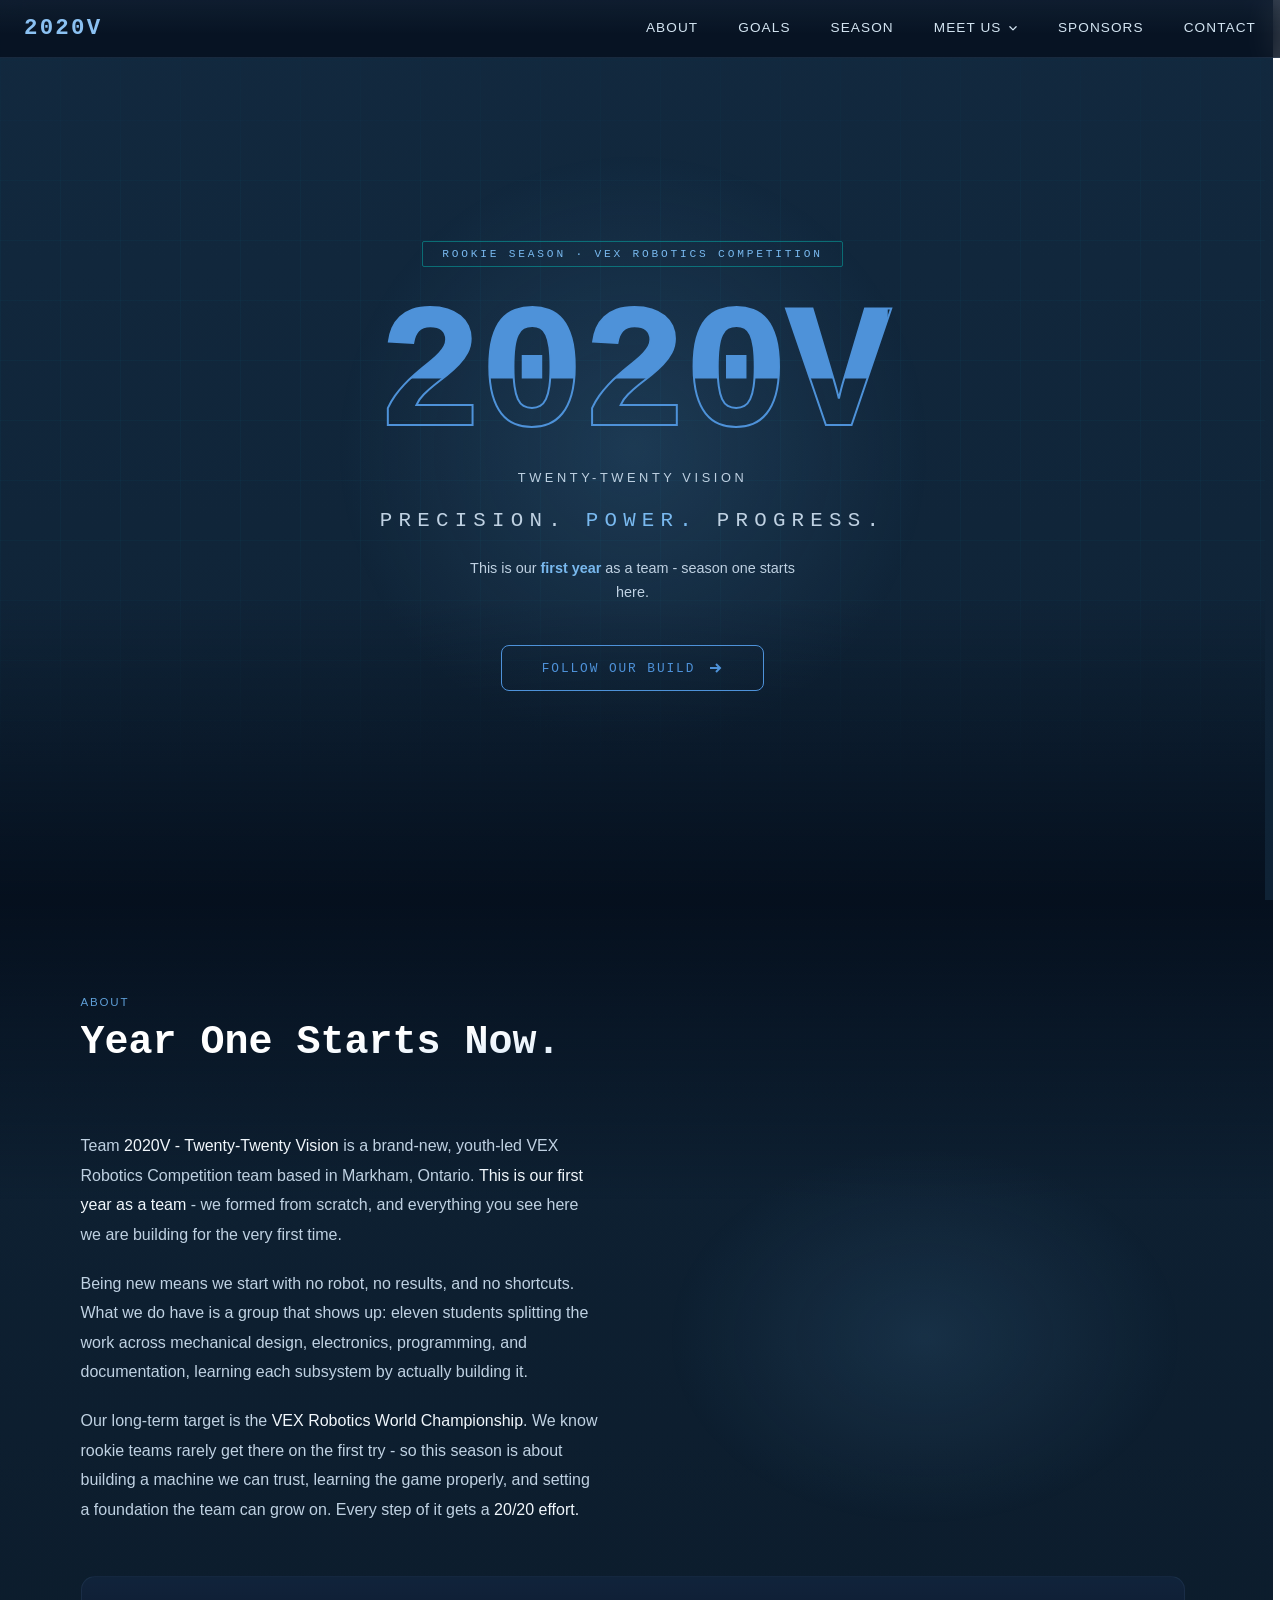
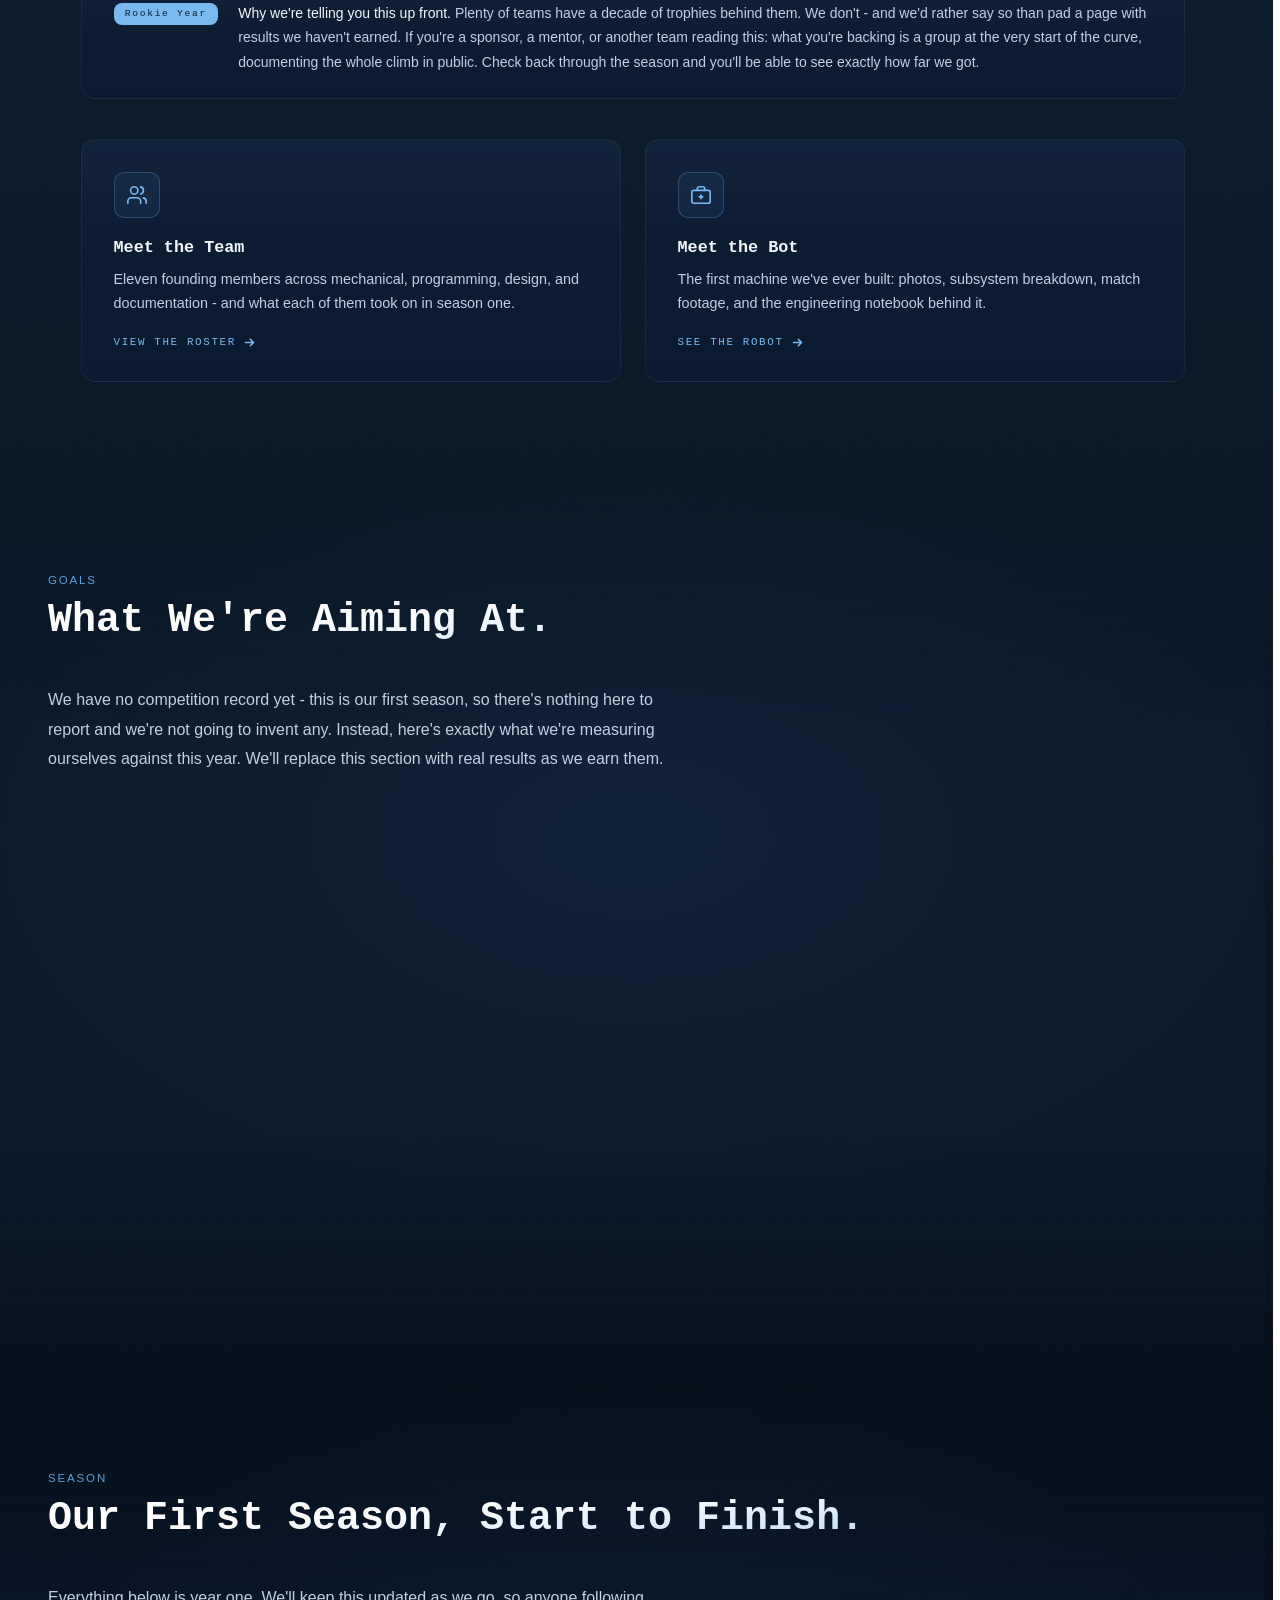
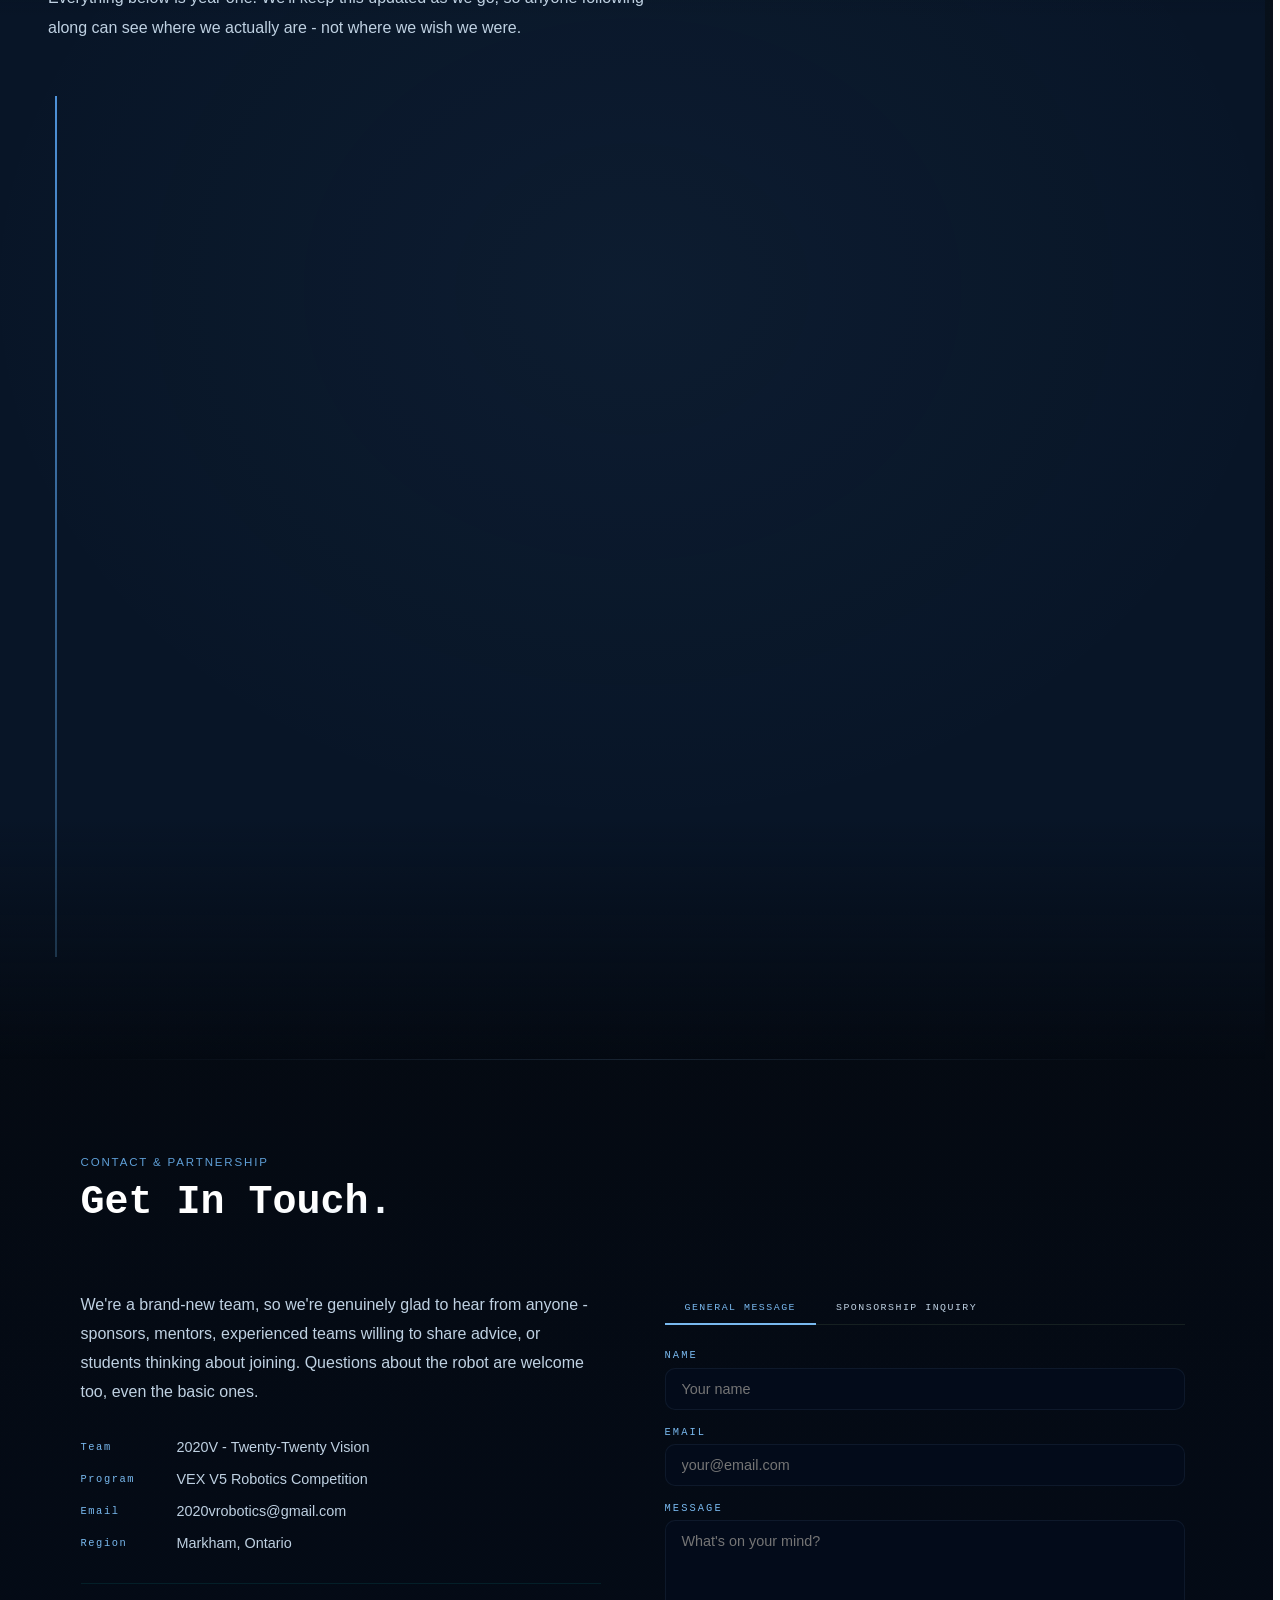
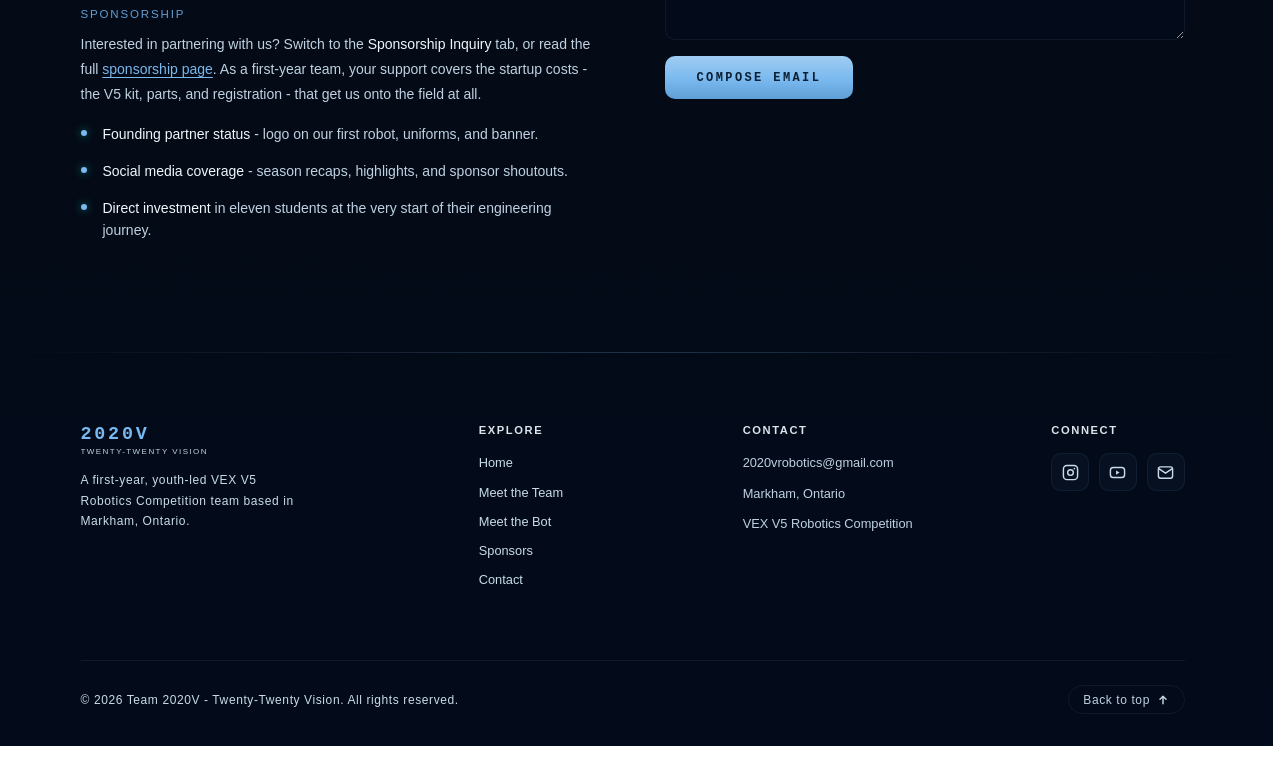
<file: index.html>
<!DOCTYPE html>
<html lang="en">
<head>
<meta charset="UTF-8">
<meta name="viewport" content="width=device-width, initial-scale=1.0">

<!-- ════════════════════════════════════════════════════════════════════════
     CONTENT SECURITY POLICY

     Everything the page is allowed to load or run, listed explicitly.
     Anything not named here is refused by the browser, so markup injected
     into the page cannot fetch a script, phone home, or execute.

     default-src 'none'   deny by default; each capability is re-granted below
     script-src           only files from this origin, plus ONE inline script
                          allowed by hash (see the note on it further down).
                          No 'unsafe-inline' - this is the whole point: an
                          injected <script> or onclick= will not run.
     style-src            our stylesheets + Google Fonts' stylesheet.
                          'unsafe-inline' is NOT granted; nothing needs it.
     font-src             the font files Google Fonts' stylesheet points at
     img-src              our images, plus data: for the inline SVG favicon
     frame-src            only the YouTube embed (currently commented out in
                          the Robot view - this is here so it works when
                          enabled, without loosening anything else)
     form-action 'none'   the forms are handled entirely in JS and never post
                          anywhere; this guarantees no data can be sent to a
                          third party even if the markup were tampered with
     base-uri 'none'      blocks an injected <base> from re-pointing every
                          relative URL on the page at another server
     object-src 'none'    no Flash/applets/embeds, ever
     connect-src 'none'   the page makes no fetch/XHR/WebSocket calls at all

     NOTE: frame-ancestors (anti-clickjacking) is deliberately absent - it is
     ignored in a <meta> policy and only works as a real HTTP header. It is
     set in the _headers file instead; see SECURITY.md.
     ════════════════════════════════════════════════════════════════════════ -->
<meta http-equiv="Content-Security-Policy" content="
  default-src 'none';
  script-src 'self' 'sha256-/x7W7R75k8Roq0WaVRQX9blP4OufE5xbAdzklGxsgpw=';
  style-src 'self' https://fonts.googleapis.com;
  font-src https://fonts.gstatic.com;
  img-src 'self' data:;
  frame-src https://www.youtube-nocookie.com;
  form-action 'none';
  base-uri 'none';
  object-src 'none';
  connect-src 'none';
">

<!-- Don't leak the page URL to sites the visitor clicks through to. -->
<meta name="referrer" content="strict-origin-when-cross-origin">

<title>2020V - Twenty-Twenty Vision | Rookie VEX Robotics Team</title>
<meta name="description" content="Team 2020V (Twenty-Twenty Vision) is a brand-new, youth-led VEX V5 Robotics Competition team from Markham, Ontario. This is our rookie season - follow the build from day one, and help us get to the field.">
<meta name="theme-color" content="#102A43">

<!-- Social sharing (Open Graph / Twitter) -->
<!-- TODO: replace og:url with your real domain once deployed, and add og-image.jpg (1200x630) to this folder -->
<meta property="og:type" content="website">
<meta property="og:site_name" content="Team 2020V">
<meta property="og:title" content="2020V - Rookie Season | VEX Robotics">
<meta property="og:description" content="A brand-new VEX V5 Robotics Competition team from Markham, Ontario. Season one starts now. Precision. Power. Progress.">
<meta property="og:url" content="https://example.com/">
<meta property="og:image" content="og-image.jpg">
<meta property="og:image:width" content="1200">
<meta property="og:image:height" content="630">
<meta name="twitter:card" content="summary_large_image">
<meta name="twitter:title" content="2020V - Rookie Season | VEX Robotics">
<meta name="twitter:description" content="A brand-new VEX V5 Robotics Competition team from Markham, Ontario. Season one starts now.">
<meta name="twitter:image" content="og-image.jpg">

<!-- Favicon: inline SVG, no extra file needed -->
<link rel="icon" href="data:image/svg+xml,%3Csvg xmlns='http://www.w3.org/2000/svg' viewBox='0 0 64 64'%3E%3Crect width='64' height='64' rx='12' fill='%23102A43'/%3E%3Ctext x='32' y='43' font-family='Verdana,sans-serif' font-size='30' font-weight='bold' fill='%2300B8D4' text-anchor='middle'%3E20%3C/text%3E%3C/svg%3E">

<link rel="preconnect" href="https://fonts.googleapis.com">
<link rel="preconnect" href="https://fonts.gstatic.com" crossorigin>
<link rel="preload" as="style" href="https://fonts.googleapis.com/css2?family=Orbitron:wght@400;700;900&family=Inter:wght@300;400;500;600&display=swap">
<link href="https://fonts.googleapis.com/css2?family=Orbitron:wght@400;700;900&family=Inter:wght@300;400;500;600&display=swap" rel="stylesheet">

<script type="application/ld+json">
{
  "@context": "https://schema.org",
  "@type": "SportsTeam",
  "name": "2020V - Twenty-Twenty Vision",
  "alternateName": "2020V",
  "sport": "Robotics",
  "url": "https://example.com/",
  "email": "2020vrobotics@gmail.com",
  "foundingDate": "2026",
  "description": "A first-year, youth-led VEX V5 Robotics Competition team based in Markham, Ontario.",
  "memberOf": {
    "@type": "Organization",
    "name": "VEX Robotics Competition"
  },
  "location": {
    "@type": "Place",
    "address": {
      "@type": "PostalAddress",
      "addressLocality": "Markham",
      "addressRegion": "ON",
      "addressCountry": "CA"
    }
  },
  "sameAs": [
    "https://www.instagram.com/2020vrobotics/",
    "https://www.youtube.com/@TwentyTwentyVisionRobotics"
  ]
}
</script>
<!-- The ONE inline script on the page. It must stay inline and run before the
     stylesheet is applied, otherwise scroll-revealed sections flash visible
     before JS hides them. It is allowed by the sha256 hash in the CSP above
     rather than by 'unsafe-inline'.

     ⚠ IF YOU EDIT THIS LINE - even one character - regenerate the hash or the
     script will be blocked and the page will render with everything visible:

       printf "%s" "document.documentElement.classList.add('js');" \
         | openssl dgst -sha256 -binary | openssl base64
-->
<script>document.documentElement.classList.add('js');</script>
<link rel="stylesheet" href="styles.css">
<link rel="stylesheet" href="theme.css">
</head>

<!-- ════════════════════════════════════════════════════════════════════════
     SINGLE-FILE BUILD

     The Home, Meet the Team, Meet the Bot and Sponsors pages are merged into
     this one file. Each is a <div class="view"> below; router.js shows one
     at a time based on the URL hash (#home, #team, #bot, #sponsors), so the
     Meet Us dropdown swaps views without a page load.

     Contact and the footer sit OUTSIDE the views, after them - rendered
     once and visible under whichever view is active.

     IMPORTANT: no element may carry an id equal to a route name
     (home / team / bot / sponsors). The router resolves those hashes to
     views, and a matching element id would make the section anchors and the
     view routes fight over the same hash.
     ════════════════════════════════════════════════════════════════════════ -->
<body>

<a class="skip-link" href="#main">Skip to content</a>

<!-- NAV -->
<nav>
  <a class="nav-logo" href="#home">2020V</a>
  <ul class="nav-links">
    <li><a href="#about">About</a></li>
    <li><a href="#achievements">Goals</a></li>
    <li><a href="#season">Season</a></li>
    <li class="nav-drop">
      <button class="nav-drop-toggle" id="meet-toggle" aria-expanded="false" aria-haspopup="true" aria-controls="meet-menu">
        Meet Us
        <svg class="nav-drop-chevron" viewBox="0 0 16 16" fill="none" stroke="currentColor" stroke-width="2" stroke-linecap="round" stroke-linejoin="round" aria-hidden="true">
          <path d="M3 6l5 5 5-5"/>
        </svg>
      </button>
      <div class="nav-drop-menu" id="meet-menu" role="menu" aria-labelledby="meet-toggle">
        <div class="nav-drop-inner">
          <a class="nav-drop-item" href="#team" role="menuitem">
            <span class="nav-drop-icon">
              <svg viewBox="0 0 24 24" fill="none" stroke="currentColor" stroke-width="2" stroke-linecap="round" stroke-linejoin="round" aria-hidden="true">
                <path d="M16 21v-2a4 4 0 0 0-4-4H6a4 4 0 0 0-4 4v2"/><circle cx="9" cy="7" r="4"/><path d="M22 21v-2a4 4 0 0 0-3-3.87"/><path d="M16 3.13a4 4 0 0 1 0 7.75"/>
              </svg>
            </span>
            <span>
              <span class="nav-drop-label">Meet the Team</span>
              <span class="nav-drop-desc">The eleven founding members and their roles.</span>
            </span>
          </a>
          <a class="nav-drop-item" href="#bot" role="menuitem">
            <span class="nav-drop-icon">
              <svg viewBox="0 0 24 24" fill="none" stroke="currentColor" stroke-width="2" stroke-linecap="round" stroke-linejoin="round" aria-hidden="true">
                <rect x="2" y="7" width="20" height="14" rx="2"/><path d="M16 7V5a2 2 0 0 0-2-2h-4a2 2 0 0 0-2 2v2"/><line x1="12" y1="12" x2="12" y2="16"/><line x1="10" y1="14" x2="14" y2="14"/>
              </svg>
            </span>
            <span>
              <span class="nav-drop-label">Meet the Bot</span>
              <span class="nav-drop-desc">Our first robot, gallery, and match footage.</span>
            </span>
          </a>
        </div>
      </div>
    </li>
    <li><a href="#sponsors">Sponsors</a></li>
    <li><a href="#contact">Contact</a></li>
  </ul>

  <button class="nav-toggle" id="nav-toggle" aria-label="Open navigation menu" aria-expanded="false" aria-controls="nav-panel">
    <span></span><span></span><span></span>
  </button>

  <div class="nav-panel" id="nav-panel">
    <a href="#about">About</a>
    <a href="#achievements">Goals</a>
    <a href="#season">Season</a>
    <div class="nav-panel-caption">Meet Us</div>
    <a class="nav-panel-sub" href="#team">Meet the Team</a>
    <a class="nav-panel-sub" href="#bot">Meet the Bot</a>
    <div class="nav-panel-caption">More</div>
    <a href="#sponsors">Sponsors</a>
    <a href="#contact">Contact</a>
  </div>
</nav>

<main id="main">

<!-- ══════════════════════════════════════════════════════════════════════
     VIEW: HOME  (#home)  - hero, about, goals, season
     ══════════════════════════════════════════════════════════════════════ -->
<div class="view is-active" id="view-home">

  <!-- HERO -->
  <div class="hero">
    <div class="hero-grid"></div>
    <div class="hero-glow"></div>
    <div class="hero-content">
      <div class="hero-tag">Rookie Season · VEX Robotics Competition</div>
      <h1 class="hero-number" aria-label="2020V - Twenty-Twenty Vision">2020V</h1>
      <div class="hero-subtitle">Twenty-Twenty Vision</div>
      <div class="hero-tagline">Precision. <span>Power.</span> Progress.</div>
      <p class="hero-rookie">This is our <strong>first year</strong> as a team - season one starts here.</p>
      <a class="hero-cta" href="#about">
        Follow Our Build
        <svg viewBox="0 0 16 16" fill="none" stroke="currentColor" stroke-width="2">
          <path d="M3 8h10M9 4l4 4-4 4"/>
        </svg>
      </a>
    </div>
  </div>

  <!-- ABOUT -->
  <section id="about">
    <div class="section-label">About</div>
    <h2 class="section-title">Year One Starts Now.</h2>
    <div class="section-rule"></div>
    <div class="about-grid">
      <div class="about-text">
        <p>Team <strong>2020V - Twenty-Twenty Vision</strong> is a brand-new, youth-led VEX Robotics Competition team based in Markham, Ontario. <strong>This is our first year as a team</strong> - we formed from scratch, and everything you see here we are building for the very first time.</p>
        <p>Being new means we start with no robot, no results, and no shortcuts. What we do have is a group that shows up: eleven students splitting the work across mechanical design, electronics, programming, and documentation, learning each subsystem by actually building it.</p>
        <p>Our long-term target is the <strong>VEX Robotics World Championship</strong>. We know rookie teams rarely get there on the first try - so this season is about building a machine we can trust, learning the game properly, and setting a foundation the team can grow on. Every step of it gets a <strong>20/20 effort.</strong></p>
      </div>
      <div class="stats-grid">
        <div class="stat-cell">
          <span class="stat-number">1st</span>
          <div class="stat-label">Season Competing</div>
        </div>
        <div class="stat-cell">
          <span class="stat-number">11</span>
          <div class="stat-label">Team Members</div>
        </div>
        <div class="stat-cell">
          <span class="stat-number">0</span>
          <div class="stat-label">Shortcuts Taken</div>
        </div>
        <div class="stat-cell">
          <span class="stat-number">∞</span>
          <div class="stat-label">Hours Ahead</div>
        </div>
      </div>
    </div>

    <div class="rookie-note">
      <span class="rookie-note-icon">Rookie Year</span>
      <p><strong>Why we're telling you this up front.</strong> Plenty of teams have a decade of trophies behind them. We don't - and we'd rather say so than pad a page with results we haven't earned. If you're a sponsor, a mentor, or another team reading this: what you're backing is a group at the very start of the curve, documenting the whole climb in public. Check back through the season and you'll be able to see exactly how far we got.</p>
    </div>

    <!-- The two Meet Us destinations, repeated as cards for anyone who
         scrolls rather than using the nav dropdown. -->
    <div class="meet-cards">
      <a class="meet-card" href="#team">
        <div class="meet-card-icon">
          <svg viewBox="0 0 24 24" fill="none" stroke="currentColor" stroke-width="1.8" stroke-linecap="round" stroke-linejoin="round" aria-hidden="true">
            <path d="M16 21v-2a4 4 0 0 0-4-4H6a4 4 0 0 0-4 4v2"/><circle cx="9" cy="7" r="4"/><path d="M22 21v-2a4 4 0 0 0-3-3.87"/><path d="M16 3.13a4 4 0 0 1 0 7.75"/>
          </svg>
        </div>
        <div class="meet-card-title">Meet the Team</div>
        <p class="meet-card-desc">Eleven founding members across mechanical, programming, design, and documentation - and what each of them took on in season one.</p>
        <span class="meet-card-more">
          View the roster
          <svg viewBox="0 0 16 16" fill="none" stroke="currentColor" stroke-width="2" stroke-linecap="round" stroke-linejoin="round" aria-hidden="true"><path d="M3 8h10M9 4l4 4-4 4"/></svg>
        </span>
      </a>
      <a class="meet-card" href="#bot">
        <div class="meet-card-icon">
          <svg viewBox="0 0 24 24" fill="none" stroke="currentColor" stroke-width="1.8" stroke-linecap="round" stroke-linejoin="round" aria-hidden="true">
            <rect x="2" y="7" width="20" height="14" rx="2"/><path d="M16 7V5a2 2 0 0 0-2-2h-4a2 2 0 0 0-2 2v2"/><line x1="12" y1="12" x2="12" y2="16"/><line x1="10" y1="14" x2="14" y2="14"/>
          </svg>
        </div>
        <div class="meet-card-title">Meet the Bot</div>
        <p class="meet-card-desc">The first machine we've ever built: photos, subsystem breakdown, match footage, and the engineering notebook behind it.</p>
        <span class="meet-card-more">
          See the robot
          <svg viewBox="0 0 16 16" fill="none" stroke="currentColor" stroke-width="2" stroke-linecap="round" stroke-linejoin="round" aria-hidden="true"><path d="M3 8h10M9 4l4 4-4 4"/></svg>
        </span>
      </a>
    </div>
  </section>

  <!-- GOALS -->
  <div class="achievements-section" id="achievements">
    <div class="achievements-inner">
      <div class="section-label">Goals</div>
      <h2 class="section-title">What We're Aiming At.</h2>
      <div class="section-rule"></div>
      <p class="section-intro">We have no competition record yet - this is our first season, so there's nothing here to report and we're not going to invent any. Instead, here's exactly what we're measuring ourselves against this year. We'll replace this section with real results as we earn them.</p>

      <!-- Once you have actual results, swap these goal rows for achievement rows:
           use badge-gold / badge-silver and a real event name + year. -->
      <div class="achievements-list">
        <div class="achievement-row">
          <div class="achievement-year">Goal 01</div>
          <div>
            <div class="achievement-name">Compete in our first official tournament</div>
            <div class="achievement-event">A complete, inspection-passing robot on the field</div>
          </div>
          <div class="achievement-badge badge-goal">Core</div>
        </div>
        <div class="achievement-row">
          <div class="achievement-year">Goal 02</div>
          <div>
            <div class="achievement-name">Score a working autonomous routine</div>
            <div class="achievement-event">Consistent points without driver input</div>
          </div>
          <div class="achievement-badge badge-goal">Core</div>
        </div>
        <div class="achievement-row">
          <div class="achievement-year">Goal 03</div>
          <div>
            <div class="achievement-name">Submit a complete engineering notebook</div>
            <div class="achievement-event">Documented from the first day of the season</div>
          </div>
          <div class="achievement-badge badge-goal">Core</div>
        </div>
        <div class="achievement-row">
          <div class="achievement-year">Goal 04</div>
          <div>
            <div class="achievement-name">Get picked for an elimination alliance</div>
            <div class="achievement-event">Be a robot other teams want to play with</div>
          </div>
          <div class="achievement-badge badge-stretch">Stretch</div>
        </div>
        <div class="achievement-row">
          <div class="achievement-year">Goal 05</div>
          <div>
            <div class="achievement-name">Qualify for the Provincial Championship</div>
            <div class="achievement-event">The realistic first step toward Worlds</div>
          </div>
          <div class="achievement-badge badge-stretch">Stretch</div>
        </div>
      </div>
    </div>
  </div>

  <!-- SEASON TIMELINE
       EDIT THESE: the dates and copy below are examples showing the intended
       shape. Replace with your real season milestones. Add class="upcoming"
       to a .timeline-item for events that haven't happened yet (dims the node),
       and swap the .timeline-flag text between "Complete" and "Upcoming". -->
  <div class="timeline-section" id="season">
    <div class="timeline-inner">
      <div class="section-label">Season</div>
      <h2 class="section-title">Our First Season, Start to Finish.</h2>
      <div class="section-rule"></div>
      <p class="section-intro">Everything below is year one. We'll keep this updated as we go, so anyone following along can see where we actually are - not where we wish we were.</p>

      <div class="timeline">
        <div class="timeline-item reveal">
          <div class="timeline-node"></div>
          <div class="timeline-date">Spring 2026</div>
          <div class="timeline-title">Team Formed<span class="timeline-flag done">Complete</span></div>
          <p class="timeline-desc">Eleven students, one team number, zero robots. We registered as 2020V, split into mechanical, programming, and documentation groups, and started learning the program.</p>
        </div>

        <div class="timeline-item reveal">
          <div class="timeline-node"></div>
          <div class="timeline-date">May 2026</div>
          <div class="timeline-title">Game Release &amp; Strategy<span class="timeline-flag done">Complete</span></div>
          <p class="timeline-desc">Our first-ever game reveal. We read the manual end to end, scored the strategy options, and picked a robot archetype we thought a rookie team could actually build well.</p>
        </div>

        <div class="timeline-item upcoming reveal">
          <div class="timeline-node"></div>
          <div class="timeline-date">Summer 2026</div>
          <div class="timeline-title">First Build<span class="timeline-flag">In Progress</span></div>
          <p class="timeline-desc">Prototyping subsystems for the first time. The drivetrain is running; intake and scoring are mid-iteration. Every version and every failure is going in the notebook.</p>
        </div>

        <div class="timeline-item upcoming reveal">
          <div class="timeline-node"></div>
          <div class="timeline-date">Fall 2026</div>
          <div class="timeline-title">Our First Competition<span class="timeline-flag">Upcoming</span></div>
          <p class="timeline-desc">The big one for a rookie team: pass inspection, play real matches, and find out how much of what we built survives contact with an actual field.</p>
        </div>

        <div class="timeline-item upcoming reveal">
          <div class="timeline-node"></div>
          <div class="timeline-date">Winter 2027</div>
          <div class="timeline-title">Provincial Championship<span class="timeline-flag">Stretch Goal</span></div>
          <p class="timeline-desc">Ontario provincials. Qualifying in a rookie season would be well ahead of where we expect to be - which is exactly why it's on the list.</p>
        </div>

        <div class="timeline-item upcoming reveal">
          <div class="timeline-node"></div>
          <div class="timeline-date">Beyond</div>
          <div class="timeline-title">The Long Game<span class="timeline-flag">Goal</span></div>
          <p class="timeline-desc">The VEX World Championship is where we want this to end up. Realistically that's a multi-season climb, and year one is about earning the experience to make it possible.</p>
        </div>
      </div>
    </div>
  </div>

</div><!-- /view-home -->


<!-- ══════════════════════════════════════════════════════════════════════
     VIEW: MEET THE TEAM  (#team)
     ══════════════════════════════════════════════════════════════════════ -->
<div class="view" id="view-team">

  <div class="page-hero">
    <div class="page-hero-grid"></div>
    <div class="page-hero-inner">
      <div class="page-hero-eyebrow">Meet Us · Part One</div>
      <h1 class="page-hero-title">Meet the <span>Team</span>.</h1>
      <p class="page-hero-lead">Eleven students, one rookie season, and no prior team to inherit anything from. Everyone below took on a real job in year one - mechanical, programming, design, drive team, or documentation - and learned it by doing it.</p>
      <a class="page-hero-switch" href="#bot">
        Looking for the robot instead? Meet the Bot
        <svg viewBox="0 0 16 16" fill="none" stroke="currentColor" stroke-width="2" stroke-linecap="round" stroke-linejoin="round" aria-hidden="true"><path d="M3 8h10M9 4l4 4-4 4"/></svg>
      </a>
    </div>
  </div>

  <section>
    <div class="section-label">Roster</div>
    <h2 class="section-title">The Founding Members.</h2>
    <div class="section-rule"></div>
    <p class="section-intro">Sorted alphabetically by last name. Each card shows the role they took on in our first season.</p>
    <div class="team-grid">

      <div class="member-card">
        <div class="member-photo-wrap">
          <img class="img-probe" src="images/aaron-sui.jpg" alt="Aaron Sui" width="600" height="600" loading="lazy" decoding="async">
          <div class="member-photo-placeholder">
            <div class="member-avatar">AS</div>
          </div>
        </div>
        <div class="member-info">
          <div class="member-name">Aaron Sui</div>
          <div class="member-role">Mechanical</div>
          <div class="member-grade">Founding Member</div>
          <p class="member-bio">Helps with mechanical assembly and build support across the season.</p>
        </div>
      </div>

      <div class="member-card">
        <div class="member-photo-wrap">
          <img class="img-probe" src="images/alexander-wang.jpg" alt="Alexander Wang" width="600" height="600" loading="lazy" decoding="async">
          <div class="member-photo-placeholder">
            <div class="member-avatar">AW</div>
          </div>
        </div>
        <div class="member-info">
          <div class="member-name">Alexander Wang</div>
          <div class="member-role">Mechanical</div>
          <div class="member-grade">Founding Member</div>
          <p class="member-bio">Works on mechanical fit, structure, and keeping the robot build moving forward.</p>
        </div>
      </div>

      <div class="member-card">
        <div class="member-photo-wrap">
          <img class="img-probe" src="images/anson-xiao.jpg" alt="Anson Xiao" width="600" height="600" loading="lazy" decoding="async">
          <div class="member-photo-placeholder">
            <div class="member-avatar">AX</div>
          </div>
        </div>
        <div class="member-info">
          <div class="member-name">Anson Xiao</div>
          <div class="member-role">Mechanical</div>
          <div class="member-grade">Founding Member</div>
          <p class="member-bio">Supports the mechanical side of the build and helps turn ideas into parts that work.</p>
        </div>
      </div>

      <div class="member-card">
        <div class="member-photo-wrap">
          <img class="img-probe" src="images/ann-xue.jpg" alt="Ann Xue" width="600" height="600" loading="lazy" decoding="async">
          <div class="member-photo-placeholder">
            <div class="member-avatar">AX</div>
          </div>
        </div>
        <div class="member-info">
          <div class="member-name">Ann Xue</div>
          <div class="member-role">Lead Media, Mechanical &amp; Inventory</div>
          <div class="member-grade">Founding Member</div>
          <p class="member-bio">Keeps track of parts, hardware, and the details that keep the build organized.</p>
        </div>
      </div>

      <div class="member-card">
        <div class="member-photo-wrap">
          <img class="img-probe" src="images/charlie-shao.jpg" alt="Charlie Shao" width="600" height="600" loading="lazy" decoding="async">
          <div class="member-photo-placeholder">
            <div class="member-avatar">CS</div>
          </div>
        </div>
        <div class="member-info">
          <div class="member-name">Charlie Shao</div>
          <div class="member-role">Lead Programmer</div>
          <div class="member-grade">Founding Member</div>
          <p class="member-bio">Leads software work, autonomous testing, and the code that drives the robot.</p>
        </div>
      </div>

      <div class="member-card">
        <div class="member-photo-wrap">
          <img class="img-probe" src="images/helios-zhang.jpg" alt="Helios Zhang" width="600" height="600" loading="lazy" decoding="async">
          <div class="member-photo-placeholder">
            <div class="member-avatar">HZ</div>
          </div>
        </div>
        <div class="member-info">
          <div class="member-name">Helios Zhang</div>
          <div class="member-role">Mechanical</div>
          <div class="member-grade">Founding Member</div>
          <p class="member-bio">Contributes to mechanical work and helps solve build problems as they show up.</p>
        </div>
      </div>

      <div class="member-card">
        <div class="member-photo-wrap">
          <img class="img-probe" src="images/justin-cao.jpg" alt="Justin Cao" width="600" height="600" loading="lazy" decoding="async">
          <div class="member-photo-placeholder">
            <div class="member-avatar">JC</div>
          </div>
        </div>
        <div class="member-info">
          <div class="member-name">Justin Cao</div>
          <div class="member-role">Lead Notebooker</div>
          <div class="member-grade">Founding Member</div>
          <p class="member-bio">Documents the season and keeps the engineering notebook organized from day one.</p>
        </div>
      </div>

      <div class="member-card">
        <div class="member-photo-wrap">
          <img class="img-probe" src="images/owen-xie.jpg" alt="Owen Xie" width="600" height="600" loading="lazy" decoding="async">
          <div class="member-photo-placeholder">
            <div class="member-avatar">OX</div>
          </div>
        </div>
        <div class="member-info">
          <div class="member-name">Owen Xie</div>
          <div class="member-role">Mechanical</div>
          <div class="member-grade">Founding Member</div>
          <p class="member-bio">Works on mechanical assembly and helps test and refine build ideas.</p>
        </div>
      </div>

      <div class="member-card">
        <div class="member-photo-wrap">
          <img class="img-probe" src="images/ryan-ni.jpg" alt="Ryan Ni" width="600" height="600" loading="lazy" decoding="async">
          <div class="member-photo-placeholder">
            <div class="member-avatar">RN</div>
          </div>
        </div>
        <div class="member-info">
          <div class="member-name">Ryan Ni</div>
          <div class="member-role">Lead Designer &amp; Mechanical</div>
          <div class="member-grade">Founding Member</div>
          <p class="member-bio">Bridges design and build work, helping shape the robot and how it comes together.</p>
        </div>
      </div>

      <div class="member-card">
        <div class="member-photo-wrap">
          <img class="img-probe" src="images/xuliang-sun.jpg" alt="Xuliang Sun" width="600" height="600" loading="lazy" decoding="async">
          <div class="member-photo-placeholder">
            <div class="member-avatar">XS</div>
          </div>
        </div>
        <div class="member-info">
          <div class="member-name">Xuliang Sun</div>
          <div class="member-role">Designer, Mechanical, Lead Drive Team</div>
          <div class="member-grade">Founding Member</div>
          <p class="member-bio">Works across design, mechanical, and driving so the robot and team stay coordinated.</p>
        </div>
      </div>

      <div class="member-card">
        <div class="member-photo-wrap">
          <img class="img-probe" src="images/zachary-liu.jpg" alt="Zachary Liu" width="600" height="600" loading="lazy" decoding="async">
          <div class="member-photo-placeholder">
            <div class="member-avatar">ZL</div>
          </div>
        </div>
        <div class="member-info">
          <div class="member-name">Zachary Liu</div>
          <div class="member-role">Mechanical</div>
          <div class="member-grade">Founding Member</div>
          <p class="member-bio">Supports the mechanical side of the build and helps keep the robot moving forward.</p>
        </div>
      </div>

    </div>

    <div class="meet-cards">
      <a class="meet-card" href="#bot">
        <div class="meet-card-icon">
          <svg viewBox="0 0 24 24" fill="none" stroke="currentColor" stroke-width="1.8" stroke-linecap="round" stroke-linejoin="round" aria-hidden="true">
            <rect x="2" y="7" width="20" height="14" rx="2"/><path d="M16 7V5a2 2 0 0 0-2-2h-4a2 2 0 0 0-2 2v2"/><line x1="12" y1="12" x2="12" y2="16"/><line x1="10" y1="14" x2="14" y2="14"/>
          </svg>
        </div>
        <div class="meet-card-title">Meet the Bot</div>
        <p class="meet-card-desc">See what this group actually built: photos, subsystems, match footage, and the engineering notebook.</p>
        <span class="meet-card-more">
          See the robot
          <svg viewBox="0 0 16 16" fill="none" stroke="currentColor" stroke-width="2" stroke-linecap="round" stroke-linejoin="round" aria-hidden="true"><path d="M3 8h10M9 4l4 4-4 4"/></svg>
        </span>
      </a>
      <a class="meet-card" href="#sponsors">
        <div class="meet-card-icon">
          <svg viewBox="0 0 24 24" fill="none" stroke="currentColor" stroke-width="1.8" stroke-linecap="round" stroke-linejoin="round" aria-hidden="true">
            <path d="M12 21s-7-4.5-9-9a5 5 0 0 1 9-3 5 5 0 0 1 9 3c-2 4.5-9 9-9 9z"/>
          </svg>
        </div>
        <div class="meet-card-title">Support the Team</div>
        <p class="meet-card-desc">Eleven students at the very start of their engineering journey. Founding partner spots are open.</p>
        <span class="meet-card-more">
          Sponsorship details
          <svg viewBox="0 0 16 16" fill="none" stroke="currentColor" stroke-width="2" stroke-linecap="round" stroke-linejoin="round" aria-hidden="true"><path d="M3 8h10M9 4l4 4-4 4"/></svg>
        </span>
      </a>
    </div>
  </section>

</div><!-- /view-team -->


<!-- ══════════════════════════════════════════════════════════════════════
     VIEW: MEET THE BOT  (#bot)
     ══════════════════════════════════════════════════════════════════════ -->
<div class="view" id="view-bot">

  <div class="page-hero">
    <div class="page-hero-grid"></div>
    <div class="page-hero-inner">
      <div class="page-hero-eyebrow">Meet Us · Part Two</div>
      <h1 class="page-hero-title">Meet the <span>Bot</span>.</h1>
      <p class="page-hero-lead">The first machine this team has ever built. Nothing here is inherited from a previous season - the drivetrain, the scoring mechanism, and the code are all first attempts, and we're documenting every revision as we go.</p>
      <a class="page-hero-switch" href="#team">
        Looking for the people instead? Meet the Team
        <svg viewBox="0 0 16 16" fill="none" stroke="currentColor" stroke-width="2" stroke-linecap="round" stroke-linejoin="round" aria-hidden="true"><path d="M3 8h10M9 4l4 4-4 4"/></svg>
      </a>
    </div>
  </div>

  <div class="robot-section">
    <div class="robot-inner">
      <div class="section-label">The Machine</div>
      <h2 class="section-title">Our First Robot.</h2>
      <div class="section-rule"></div>
      <!-- Robot image showcase -->
      <div class="robot-showcase">
        <div class="robot-img-wrap">
          <!-- Replace src with your robot photo path e.g. src="robot-main.jpg" -->
          <img src="images/robot-main.jpg" alt="Team 2020V Robot" class="img-probe" width="1200" height="900" loading="lazy" decoding="async">
          <div class="robot-img-placeholder">
            <svg viewBox="0 0 24 24" fill="none" stroke-width="1.2" stroke-linecap="round" stroke-linejoin="round">
              <rect x="2" y="7" width="20" height="14" rx="2"/><path d="M16 7V5a2 2 0 0 0-2-2h-4a2 2 0 0 0-2 2v2"/><line x1="12" y1="12" x2="12" y2="16"/><line x1="10" y1="14" x2="14" y2="14"/>
            </svg>
            2020V
          </div>
          <div class="robot-img-corner tl"></div>
          <div class="robot-img-corner tr"></div>
          <div class="robot-img-corner bl"></div>
          <div class="robot-img-corner br"></div>
        </div>

        <div class="robot-gallery">
          <!-- Add up to 4 additional robot photos below - replace src="" with your image paths -->
          <div class="robot-gallery-thumb">
            <img src="images/robot-1.jpg" alt="Robot detail 1" class="img-probe" width="800" height="800" loading="lazy" decoding="async">
            <div class="robot-img-placeholder" aria-hidden="true">
              <svg viewBox="0 0 24 24" fill="none" stroke-width="1.2" stroke-linecap="round" stroke-linejoin="round"><rect x="3" y="3" width="18" height="18" rx="2"/><circle cx="8.5" cy="8.5" r="1.5"/><polyline points="21 15 16 10 5 21"/></svg>
            </div>
          </div>
          <div class="robot-gallery-thumb">
            <img src="images/robot-2.jpg" alt="Robot detail 2" class="img-probe" width="800" height="800" loading="lazy" decoding="async">
            <div class="robot-img-placeholder" aria-hidden="true">
              <svg viewBox="0 0 24 24" fill="none" stroke-width="1.2" stroke-linecap="round" stroke-linejoin="round"><rect x="3" y="3" width="18" height="18" rx="2"/><circle cx="8.5" cy="8.5" r="1.5"/><polyline points="21 15 16 10 5 21"/></svg>
            </div>
          </div>
          <div class="robot-gallery-thumb">
            <img src="images/robot-3.jpg" alt="Robot detail 3" class="img-probe" width="800" height="800" loading="lazy" decoding="async">
            <div class="robot-img-placeholder" aria-hidden="true">
              <svg viewBox="0 0 24 24" fill="none" stroke-width="1.2" stroke-linecap="round" stroke-linejoin="round"><rect x="3" y="3" width="18" height="18" rx="2"/><circle cx="8.5" cy="8.5" r="1.5"/><polyline points="21 15 16 10 5 21"/></svg>
            </div>
          </div>
          <div class="robot-gallery-thumb">
            <img src="images/robot-4.jpg" alt="Robot detail 4" class="img-probe" width="800" height="800" loading="lazy" decoding="async">
            <div class="robot-img-placeholder" aria-hidden="true">
              <svg viewBox="0 0 24 24" fill="none" stroke-width="1.2" stroke-linecap="round" stroke-linejoin="round"><rect x="3" y="3" width="18" height="18" rx="2"/><circle cx="8.5" cy="8.5" r="1.5"/><polyline points="21 15 16 10 5 21"/></svg>
            </div>
          </div>
        </div>
      </div>

      <!-- MATCH VIDEO
           To go live: delete the .video-empty div below and uncomment the iframe,
           replacing YOUR_VIDEO_ID with the id from your YouTube URL
           (youtube.com/watch?v=YOUR_VIDEO_ID). -->
      <div class="video-frame reveal">
        <!--
        <iframe src="https://www.youtube-nocookie.com/embed/YOUR_VIDEO_ID"
                title="2020V competition match"
                allow="accelerometer; clipboard-write; encrypted-media; gyroscope; picture-in-picture"
                allowfullscreen loading="lazy"></iframe>
        -->
        <div class="video-empty">
          <div class="video-play">
            <svg viewBox="0 0 24 24" aria-hidden="true"><path d="M8 5v14l11-7z"/></svg>
          </div>
          Match footage coming soon
        </div>
      </div>

      <!-- Engineering notebook: replace href with your public notebook link
           (Google Drive, Notion, or a PDF in this folder) -->
      <div class="notebook-cta">
        <a class="btn-outline btn-outline--icon" href="#" target="_blank" rel="noopener noreferrer">
          <svg class="btn-icon" viewBox="0 0 16 16" fill="none" stroke="currentColor" stroke-width="2" stroke-linecap="round" stroke-linejoin="round" aria-hidden="true">
            <path d="M2 3h5a2 2 0 0 1 2 2v9a1.5 1.5 0 0 0-1.5-1.5H2zM14 3H9a2 2 0 0 0-2 2v9a1.5 1.5 0 0 1 1.5-1.5H14z"/>
          </svg>
          Read Our Engineering Notebook
        </a>
      </div>
    </div>
  </div>

  <section>
    <div class="meet-cards">
      <a class="meet-card" href="#team">
        <div class="meet-card-icon">
          <svg viewBox="0 0 24 24" fill="none" stroke="currentColor" stroke-width="1.8" stroke-linecap="round" stroke-linejoin="round" aria-hidden="true">
            <path d="M16 21v-2a4 4 0 0 0-4-4H6a4 4 0 0 0-4 4v2"/><circle cx="9" cy="7" r="4"/><path d="M22 21v-2a4 4 0 0 0-3-3.87"/><path d="M16 3.13a4 4 0 0 1 0 7.75"/>
          </svg>
        </div>
        <div class="meet-card-title">Meet the Team</div>
        <p class="meet-card-desc">The eleven people who designed, built, wired, and programmed everything on this page.</p>
        <span class="meet-card-more">
          View the roster
          <svg viewBox="0 0 16 16" fill="none" stroke="currentColor" stroke-width="2" stroke-linecap="round" stroke-linejoin="round" aria-hidden="true"><path d="M3 8h10M9 4l4 4-4 4"/></svg>
        </span>
      </a>
      <a class="meet-card" href="#sponsors">
        <div class="meet-card-icon">
          <svg viewBox="0 0 24 24" fill="none" stroke="currentColor" stroke-width="1.8" stroke-linecap="round" stroke-linejoin="round" aria-hidden="true">
            <path d="M12 21s-7-4.5-9-9a5 5 0 0 1 9-3 5 5 0 0 1 9 3c-2 4.5-9 9-9 9z"/>
          </svg>
        </div>
        <div class="meet-card-title">Put Your Logo On It</div>
        <p class="meet-card-desc">Founding partners get their logo on this exact robot and on our first competition banner.</p>
        <span class="meet-card-more">
          Sponsorship details
          <svg viewBox="0 0 16 16" fill="none" stroke="currentColor" stroke-width="2" stroke-linecap="round" stroke-linejoin="round" aria-hidden="true"><path d="M3 8h10M9 4l4 4-4 4"/></svg>
        </span>
      </a>
    </div>
  </section>

</div><!-- /view-bot -->


<!-- ══════════════════════════════════════════════════════════════════════
     VIEW: SPONSORS  (#sponsors)
     ══════════════════════════════════════════════════════════════════════ -->
<div class="view" id="view-sponsors">

  <div class="page-hero">
    <div class="page-hero-grid"></div>
    <div class="page-hero-inner">
      <div class="page-hero-eyebrow">Sponsorship</div>
      <h1 class="page-hero-title">Back a Team From <span>Day One</span>.</h1>
      <p class="page-hero-lead">2020V is a first-year team, and first-year teams are the ones that need help most. Every founding partner spot is still open - here's exactly what the money buys and what you get back.</p>
    </div>
  </div>

  <div class="sponsor-section">
    <div class="sponsor-inner">
      <div class="section-label">Why Us</div>
      <h2 class="section-title">What Your Support Builds.</h2>
      <div class="section-rule"></div>

      <div class="sponsor-intro">
        <div class="sponsor-intro-text">
          <p>Here's the honest version: <strong>2020V is a first-year team</strong>, and first-year teams are the ones that need help most. We're starting without the equipment, the spare parts, or the budget that established programs have built up over years. Every dollar at this stage goes straight into getting a competitive robot onto the field.</p>
          <p>What your sponsorship actually pays for: the <strong>V5 control system and motors</strong>, structural metal and spare parts, tournament registration fees, and travel to events. These are the startup costs that decide whether a rookie team gets a real season or a stalled one.</p>
          <p>In exchange you get in on the ground floor. Your logo goes on our very first robot and our first competition banner, and you'll be listed as a founding partner for as long as this team exists. We document everything publicly, so you'll be able to see precisely what your support built. Let's give it a <strong>20/20 effort.</strong></p>
        </div>
        <div class="sponsor-why-grid">
          <div class="sponsor-why-cell">
            <div class="sponsor-why-icon">FOUNDING</div>
            <div class="sponsor-why-title">Ground Floor</div>
            <p class="sponsor-why-desc">Be a founding partner of a brand-new team - logo on our first robot and first banner.</p>
          </div>
          <div class="sponsor-why-cell">
            <div class="sponsor-why-icon">STARTUP</div>
            <div class="sponsor-why-title">Real Startup Costs</div>
            <p class="sponsor-why-desc">Funds go to the V5 kit, parts, and registration fees - the things that get us on the field.</p>
          </div>
          <div class="sponsor-why-cell">
            <div class="sponsor-why-icon">STEM</div>
            <div class="sponsor-why-title">Talent Pipeline</div>
            <p class="sponsor-why-desc">Support eleven students learning engineering, coding, and design from the very beginning.</p>
          </div>
          <div class="sponsor-why-cell">
            <div class="sponsor-why-icon">OPEN BOOK</div>
            <div class="sponsor-why-title">Documented Publicly</div>
            <p class="sponsor-why-desc">Our notebook and season updates are public, so you can see exactly what your support built.</p>
          </div>
        </div>
      </div>

      <!-- SPONSOR LOGO WALL
           To add a real sponsor: drop the logo in a logos/ folder, then replace
           one .sponsor-slot-empty block with:
             <div class="sponsor-slot"><img src="logos/name.png" alt="Company Name"></div>
           Delete any leftover empty slots you don't want shown. -->
      <div class="sponsor-wall">
        <p class="tiers-heading">Founding Partners</p>
        <div class="sponsor-wall-grid">
          <div class="sponsor-slot sponsor-slot-empty reveal">
            <span class="plus">+</span>
            <span class="label">Founding partner spot</span>
          </div>
          <div class="sponsor-slot sponsor-slot-empty reveal">
            <span class="plus">+</span>
            <span class="label">Founding partner spot</span>
          </div>
          <div class="sponsor-slot sponsor-slot-empty reveal">
            <span class="plus">+</span>
            <span class="label">Founding partner spot</span>
          </div>
          <div class="sponsor-slot sponsor-slot-empty reveal">
            <span class="plus">+</span>
            <span class="label">Founding partner spot</span>
          </div>
        </div>
      </div>

      <!-- TIERS -->
      <p class="tiers-heading">Sponsorship Tiers</p>
      <div class="tiers-grid">

        <div class="tier-card tier-diamond">
          <div class="tier-header diamond">
            <span class="tier-name diamond">Diamond</span>
            <span class="tier-badge-label diamond">Elite</span>
          </div>
          <div class="tier-body">
            <span class="tier-price">$1000+</span>
            <div class="tier-perk"><span class="tier-perk-check">✓</span>All Gold perks</div>
            <div class="tier-perk"><span class="tier-perk-check">✓</span>Logo on uniforms</div>
            <div class="tier-perk"><span class="tier-perk-check">✓</span>VIP pit access at events</div>
            <div class="tier-perk"><span class="tier-perk-check">✓</span>Company spotlight on all channels</div>
            <div class="tier-perk"><span class="tier-perk-check">✓</span>Named title sponsorship option</div>
          </div>
        </div>

        <div class="tier-card tier-gold">
          <div class="tier-header gold">
            <span class="tier-name gold">Gold</span>
            <span class="tier-badge-label gold">Title Sponsor</span>
          </div>
          <div class="tier-body">
            <span class="tier-price">$500 - $1000</span>
            <div class="tier-perk"><span class="tier-perk-check">✓</span>All Silver perks</div>
            <div class="tier-perk"><span class="tier-perk-check">✓</span>Logo on uniforms</div>
            <div class="tier-perk"><span class="tier-perk-check">✓</span>VIP pit access at events</div>
            <div class="tier-perk"><span class="tier-perk-check">✓</span>Company spotlight on all channels</div>
            <div class="tier-perk"><span class="tier-perk-check">✓</span>Named title sponsorship option</div>
          </div>
        </div>

        <div class="tier-card">
          <div class="tier-header silver">
            <span class="tier-name silver">Silver</span>
            <span class="tier-badge-label silver">Partner</span>
          </div>
          <div class="tier-body">
            <span class="tier-price">$250 - $500</span>
            <div class="tier-perk"><span class="tier-perk-check">✓</span>All Bronze perks</div>
            <div class="tier-perk"><span class="tier-perk-check">✓</span>Logo on robot</div>
            <div class="tier-perk"><span class="tier-perk-check">✓</span>Featured sponsor post</div>
            <div class="tier-perk"><span class="tier-perk-check">✓</span>Certificate of appreciation</div>
          </div>
        </div>

        <div class="tier-card">
          <div class="tier-header bronze">
            <span class="tier-name bronze">Bronze</span>
            <span class="tier-badge-label bronze">Entry</span>
          </div>
          <div class="tier-body">
            <span class="tier-price">$100 - $250</span>
            <div class="tier-perk"><span class="tier-perk-check">✓</span>Logo on team banner</div>
            <div class="tier-perk"><span class="tier-perk-check">✓</span>Social media thank-you post</div>
            <div class="tier-perk"><span class="tier-perk-check">✓</span>Season update newsletter</div>
          </div>
        </div>

      </div>

      <!-- CTA BAR -->
      <div class="sponsor-cta">
        <div class="sponsor-cta-text">
          <h3>Be one of our first sponsors.</h3>
          <p>We're a first-year team looking for founding partners. Reach out and your logo goes on our very first robot.</p>
        </div>
        <div class="sponsor-cta-actions">
          <a class="btn-primary" href="#contact">Contact Us</a>
          <a class="btn-outline" href="mailto:2020vrobotics@gmail.com">Email Directly</a>
          <!-- RE-ENABLE once sponsorship-package.pdf exists in this folder.
               It currently 404s, so the button is commented out rather than
               sending sponsors to a dead link.
          <a class="btn-outline btn-outline--icon" href="sponsorship-package.pdf" target="_blank" rel="noopener noreferrer">
            <svg class="btn-icon" viewBox="0 0 16 16" fill="none" stroke="currentColor" stroke-width="2" stroke-linecap="round" stroke-linejoin="round">
              <path d="M6 2H3a1 1 0 0 0-1 1v10a1 1 0 0 0 1 1h10a1 1 0 0 0 1-1v-3M10 2h4v4M14 2L8 8"/>
            </svg>
            View Package
          </a>
          -->
        </div>
      </div>

    </div>
  </div>

  <section>
    <div class="meet-cards">
      <a class="meet-card" href="#team">
        <div class="meet-card-icon">
          <svg viewBox="0 0 24 24" fill="none" stroke="currentColor" stroke-width="1.8" stroke-linecap="round" stroke-linejoin="round" aria-hidden="true">
            <path d="M16 21v-2a4 4 0 0 0-4-4H6a4 4 0 0 0-4 4v2"/><circle cx="9" cy="7" r="4"/><path d="M22 21v-2a4 4 0 0 0-3-3.87"/><path d="M16 3.13a4 4 0 0 1 0 7.75"/>
          </svg>
        </div>
        <div class="meet-card-title">Meet the Team</div>
        <p class="meet-card-desc">See who you'd be backing: eleven founding members and the roles they took on in year one.</p>
        <span class="meet-card-more">
          View the roster
          <svg viewBox="0 0 16 16" fill="none" stroke="currentColor" stroke-width="2" stroke-linecap="round" stroke-linejoin="round" aria-hidden="true"><path d="M3 8h10M9 4l4 4-4 4"/></svg>
        </span>
      </a>
      <a class="meet-card" href="#bot">
        <div class="meet-card-icon">
          <svg viewBox="0 0 24 24" fill="none" stroke="currentColor" stroke-width="1.8" stroke-linecap="round" stroke-linejoin="round" aria-hidden="true">
            <rect x="2" y="7" width="20" height="14" rx="2"/><path d="M16 7V5a2 2 0 0 0-2-2h-4a2 2 0 0 0-2 2v2"/><line x1="12" y1="12" x2="12" y2="16"/><line x1="10" y1="14" x2="14" y2="14"/>
          </svg>
        </div>
        <div class="meet-card-title">Meet the Bot</div>
        <p class="meet-card-desc">The robot your logo would go on - photos, subsystems, and the notebook behind it.</p>
        <span class="meet-card-more">
          See the robot
          <svg viewBox="0 0 16 16" fill="none" stroke="currentColor" stroke-width="2" stroke-linecap="round" stroke-linejoin="round" aria-hidden="true"><path d="M3 8h10M9 4l4 4-4 4"/></svg>
        </span>
      </a>
    </div>
  </section>

</div><!-- /view-sponsors -->


<!-- ══════════════════════════════════════════════════════════════════════
     SHARED: CONTACT
     Outside the views on purpose - it renders once and stays visible under
     whichever view is active, so every "page" still ends with the form.
     ══════════════════════════════════════════════════════════════════════ -->
<div class="contact-divider"><hr></div>

<section id="contact">
  <div class="section-label">Contact &amp; Partnership</div>
  <h2 class="section-title">Get In Touch.</h2>
  <div class="section-rule"></div>
  <div class="contact-grid">

    <div class="contact-info">
      <p>We're a brand-new team, so we're genuinely glad to hear from anyone - sponsors, mentors, experienced teams willing to share advice, or students thinking about joining. Questions about the robot are welcome too, even the basic ones.</p>
      <div class="contact-detail">
        <span class="contact-detail-label">Team</span>
        <span>2020V - Twenty-Twenty Vision</span>
      </div>
      <div class="contact-detail">
        <span class="contact-detail-label">Program</span>
        <span>VEX V5 Robotics Competition</span>
      </div>
      <div class="contact-detail">
        <span class="contact-detail-label">Email</span>
        <span>2020vrobotics@gmail.com</span>
      </div>
      <div class="contact-detail">
        <span class="contact-detail-label">Region</span>
        <span>Markham, Ontario</span>
      </div>

      <div class="contact-sponsor-pitch">
        <div class="section-label">Sponsorship</div>
        <p>Interested in partnering with us? Switch to the <strong>Sponsorship Inquiry</strong> tab, or read the full <a href="#sponsors">sponsorship page</a>. As a first-year team, your support covers the startup costs - the V5 kit, parts, and registration - that get us onto the field at all.</p>
        <div class="apply-benefit">
          <div class="apply-benefit-dot"></div>
          <div class="apply-benefit-text"><strong>Founding partner status</strong> - logo on our first robot, uniforms, and banner.</div>
        </div>
        <div class="apply-benefit">
          <div class="apply-benefit-dot"></div>
          <div class="apply-benefit-text"><strong>Social media coverage</strong> - season recaps, highlights, and sponsor shoutouts.</div>
        </div>
        <div class="apply-benefit">
          <div class="apply-benefit-dot"></div>
          <div class="apply-benefit-text"><strong>Direct investment</strong> in eleven students at the very start of their engineering journey.</div>
        </div>
      </div>
    </div>

    <div>
      <div class="form-tabs">
        <button class="form-tab active" data-form-tab="general">General Message</button>
        <button class="form-tab" data-form-tab="sponsor">Sponsorship Inquiry</button>
      </div>

      <div id="tab-general" class="tab-panel is-active">
        <form class="contact-form" id="contact-form">
          <div class="form-group">
            <label for="name">Name</label>
            <input type="text" id="name" placeholder="Your name" required>
          </div>
          <div class="form-group">
            <label for="email">Email</label>
            <input type="email" id="email" placeholder="your@email.com" required>
          </div>
          <div class="form-group">
            <label for="message">Message</label>
            <textarea id="message" placeholder="What's on your mind?" required></textarea>
          </div>
          <button class="submit-btn" type="submit">Compose Email</button>
          <p class="form-status" id="contact-status" role="status" aria-live="polite"></p>
        </form>
      </div>

      <div id="tab-sponsor" class="tab-panel">
        <div class="sponsor-form">
          <form id="sponsor-form">
            <div class="form-row">
              <div class="form-group">
                <label for="s-contact">Contact Name</label>
                <input type="text" id="s-contact" placeholder="Your name" required>
              </div>
              <div class="form-group">
                <label for="s-company">Company / Organization</label>
                <input type="text" id="s-company" placeholder="Your company" required>
              </div>
            </div>
            <div class="form-row">
              <div class="form-group">
                <label for="s-email">Email</label>
                <input type="email" id="s-email" placeholder="your@email.com" required>
              </div>
              <div class="form-group">
                <label for="s-tier">Interested Tier</label>
                <select id="s-tier">
                  <option value="Exploring">Just Exploring</option>
                  <option value="Bronze">Bronze - $100 to $250</option>
                  <option value="Silver">Silver - $250 to $500</option>
                  <option value="Gold">Gold - $500 to $1000</option>
                  <option value="Diamond">Diamond - $1000+</option>
                </select>
              </div>
            </div>
            <div class="form-group">
              <label for="s-message">Message (optional)</label>
              <textarea id="s-message" placeholder="Tell us about your company or any questions you have..."></textarea>
            </div>
            <button class="sponsor-submit-btn" type="submit">Compose Sponsorship Email</button>
            <p class="form-status" id="sponsor-status" role="status" aria-live="polite"></p>
            <p class="form-note">We'll follow up within 2 business days with a full package.</p>
          </form>
        </div>
      </div>
    </div>

  </div>
</section>

</main>

<!-- FOOTER -->
<footer>
  <div>
    <div class="footer-logo">2020V<span class="footer-logo-sub">Twenty-Twenty Vision</span></div>
    <p class="footer-note footer-tagline">A first-year, youth-led VEX V5 Robotics Competition team based in Markham, Ontario.</p>
  </div>

  <div>
    <div class="footer-col-title">Explore</div>
    <ul class="footer-links">
      <li><a href="#home">Home</a></li>
      <li><a href="#team">Meet the Team</a></li>
      <li><a href="#bot">Meet the Bot</a></li>
      <li><a href="#sponsors">Sponsors</a></li>
      <li><a href="#contact">Contact</a></li>
    </ul>
  </div>

  <div>
    <div class="footer-col-title">Contact</div>
    <ul class="footer-contact">
      <li><a href="mailto:2020vrobotics@gmail.com">2020vrobotics@gmail.com</a></li>
      <li>Markham, Ontario</li>
      <li>VEX V5 Robotics Competition</li>
    </ul>
  </div>

  <div>
    <div class="footer-col-title">Connect</div>
    <div class="footer-socials">
      <a href="https://www.instagram.com/2020vrobotics/" aria-label="2020V on Instagram" target="_blank" rel="noopener noreferrer">
        <svg viewBox="0 0 24 24" fill="none" stroke="currentColor" stroke-width="2" stroke-linecap="round" stroke-linejoin="round" aria-hidden="true">
          <rect x="2" y="2" width="20" height="20" rx="5"/><circle cx="12" cy="12" r="4"/><circle cx="17.5" cy="6.5" r="1.2" fill="currentColor" stroke="none"/>
        </svg>
      </a>
      <a href="https://www.youtube.com/@TwentyTwentyVisionRobotics" aria-label="2020V on YouTube" target="_blank" rel="noopener noreferrer">
        <svg viewBox="0 0 24 24" fill="none" stroke="currentColor" stroke-width="2" stroke-linecap="round" stroke-linejoin="round" aria-hidden="true">
          <rect x="2" y="5" width="20" height="14" rx="4"/><path d="M10 9l5 3-5 3z" fill="currentColor" stroke="none"/>
        </svg>
      </a>
      <a href="mailto:2020vrobotics@gmail.com" aria-label="Email team 2020V">
        <svg viewBox="0 0 24 24" fill="none" stroke="currentColor" stroke-width="2" stroke-linecap="round" stroke-linejoin="round" aria-hidden="true">
          <rect x="2" y="4" width="20" height="16" rx="3"/><path d="M3 7l9 6 9-6"/>
        </svg>
      </a>
    </div>
  </div>

  <div class="footer-bottom">
    <div class="footer-note">&copy; <span id="year">2026</span> Team 2020V - Twenty-Twenty Vision. All rights reserved.</div>
    <a class="footer-top-link" href="#home">
      Back to top
      <svg viewBox="0 0 16 16" fill="none" stroke="currentColor" stroke-width="2" stroke-linecap="round" stroke-linejoin="round" aria-hidden="true">
        <path d="M8 13V3M4 7l4-4 4 4"/>
      </svg>
    </a>
  </div>
</footer>

<script src="script.js"></script>
<script src="nav.js"></script>
<script src="router.js"></script>
<!-- Last: wires the listeners that replaced the former inline handlers, so
     the functions it references from script.js are already defined. -->
<script src="bindings.js"></script>
</body>
</html>
</file>
<file: styles.css>
/* ============================================================================
   2020V - Twenty-Twenty Vision   |   stylesheet
   ----------------------------------------------------------------------------
   CONTENTS
     01  Design tokens                 09  Section 03 - Team
     02  Reset & base                  10  Section 04 - Goals
     03  Accessibility                 11  Section 05 - Season timeline
     04  Layout primitives             12  Section 06 - Sponsors
     05  Navigation                    13  Section 07 - Contact
     06  Hero                          14  Footer
     07  Buttons                       15  Keyframes & scroll reveal
     08  Section 01 - About            16  Theme overrides
         Section 02 - Robot            17  Responsive (all breakpoints)
                                       18  Reduced motion

   NOTE ON ORDER: every @media block lives in section 16, after all base
   rules. Responsive overrides must come last or an equal-specificity base
   rule declared later in the file silently wins at narrow widths.
   ============================================================================ */


/* ══ DESIGN TOKENS ═══════════════════════════════════════════════════════════*/
/* Every colour and accent used on the page resolves from here. */
:root {
  --navy: #0b1f33;
  --dark-blue: #17344f;
  --mid-blue: #2a567f;
  --electric: #4e92d9;
  --aqua: #79b9ef;
  --aqua-dim: #5f9fd7;
  --white: #f1f7fc;
  --muted: #bfd1e2;

  /* Radius scale - every rounded surface picks one of these four.
     Previously the page mixed 6/8/9/12/14/16/18/20px interchangeably. */
  --r-xs: 8px;    /* small chips: icon buttons, badges, toggles */
  --r-sm: 10px;   /* inputs and primary buttons */
  --r-md: 14px;   /* cards and tiles */
  --r-lg: 18px;   /* large panels: tiers, forms, media frames */

  /* Keyboard focus ring. Aqua on the dark page, but re-declared to navy
     inside the light bands below, where aqua measures only 1.5-1.8:1. */
  --focus-ring: var(--aqua);

  /* Centred glow pools - see the CENTRED GLOWS section. */
  --glow-color: rgba(94,165,219,0.30);
  --glow-w: 720px;
  --glow-h: 420px;
}


/* ══ RESET & BASE ════════════════════════════════════════════════════════════*/
* { margin: 0; padding: 0; box-sizing: border-box; }
html { scroll-behavior: smooth; }
body {
  background: linear-gradient(180deg, #1c4061 0%, #0f2740 55%, #081423 100%);
  color: var(--white);
  font-family: 'Inter', sans-serif;
  overflow-x: hidden;
}


/* ══ ACCESSIBILITY ═══════════════════════════════════════════════════════════*/
/* Skip link and keyboard focus rings. */
/* Keyboard focus: visible aqua ring on every interactive element */
a:focus-visible,
button:focus-visible,
input:focus-visible,
textarea:focus-visible,
select:focus-visible {
  outline: 2px solid var(--focus-ring);
  outline-offset: 3px;
  border-radius: 4px;
}

/* The two light bands need a dark ring: aqua on #5f86ae is 1.82:1 and on
   #6d93bb only 1.53:1, both under the 3.0 minimum. Navy gives 4.38/5.20. */
.robot-section,
.achievements-section { --focus-ring: var(--navy); }
/* Skip link - hidden until focused */
.skip-link {
  position: absolute;
  top: 0; left: 50%;
  transform: translate(-50%, -120%);
  z-index: 200;
  background: var(--aqua);
  color: var(--navy);
  font-family: 'Orbitron', monospace;
  font-size: 0.7rem;
  font-weight: 700;
  letter-spacing: 0.15em;
  text-transform: uppercase;
  text-decoration: none;
  padding: 0.85rem 1.75rem;
  border-radius: 0 0 var(--r-sm) var(--r-sm);
  transition: transform 0.2s ease;
}
.skip-link:focus { transform: translate(-50%, 0); }


/* ══ LAYOUT PRIMITIVES ═══════════════════════════════════════════════════════*/
/* Page shell and the shared section-header block. */
section {
  padding: 6rem 3rem;
  max-width: 1200px;
  margin: 0 auto;
}
.section-label {
  font-family: 'Orbitron', monospace;
  font-size: 0.65rem;
  letter-spacing: 0.3em;
  text-transform: uppercase;
  color: var(--aqua);
  margin-bottom: 0.75rem;
}
.section-title {
  font-family: 'Orbitron', monospace;
  font-weight: 700;
  font-size: clamp(1.6rem, 4vw, 2.5rem);
  color: var(--white);
  margin-bottom: 1rem;
}
.section-rule {
  width: 60px;
  height: 2px;
  background: var(--aqua);
  margin-bottom: 3rem;
}
.circuit-svg { position: absolute; opacity: 0.07; pointer-events: none; }
.section-rule { width: 0; opacity: 0; }
.section-rule.in-view { animation: ruleExpand 0.7s cubic-bezier(0.4,0,0.2,1) forwards; }
/* Section labels: letter-spacing expand + glow on hover */
.section-label {
  cursor: default;
  transition: letter-spacing 0.35s ease, filter 0.35s ease;
}
.section-label:hover {
  letter-spacing: 0.3em;
  filter: none;
}


/* ══ NAVIGATION ══════════════════════════════════════════════════════════════*/
/* Desktop link row plus the mobile toggle and slide-down panel. */
nav {
  position: fixed;
  top: 0; left: 0; right: 0;
  z-index: 100;
  display: flex;
  align-items: center;
  justify-content: space-between;
  padding: 1rem 3rem;
  background: rgba(15, 39, 64, 0.88);
  backdrop-filter: blur(12px);
  border-bottom: 1px solid rgba(94,165,219,0.18);
}
.nav-logo {
  font-family: 'Orbitron', monospace;
  font-weight: 900;
  font-size: 1.4rem;
  color: var(--electric);
  letter-spacing: 0.1em;
  line-height: 1.1;
}
.nav-links {
  display: flex;
  gap: 2.5rem;
  list-style: none;
}
.nav-links a {
  color: var(--muted);
  text-decoration: none;
  font-size: 0.85rem;
  letter-spacing: 0.08em;
  text-transform: uppercase;
  transition: color 0.25s;
  position: relative;
  padding-bottom: 3px;
}
.nav-links a::after {
  content: '';
  position: absolute;
  bottom: 0; left: 0;
  width: 0; height: 1.5px;
  background: var(--electric);
  transition: width 0.3s ease;
}
.nav-links a:hover { color: var(--electric); }
.nav-links a:hover::after { width: 100%; }
.nav-links a.active { color: var(--electric); text-shadow: 0 0 12px rgba(0,169,192,0.25); }
.nav-links a.active::after { width: 100%; }
/* ── MOBILE NAV TOGGLE ── */
.nav-toggle {
  display: none;
  background: none;
  border: 1px solid rgba(0,169,192,0.35);
  border-radius: var(--r-xs);
  padding: 0.5rem;
  cursor: pointer;
  width: 40px; height: 38px;
  flex-direction: column;
  justify-content: center;
  align-items: center;
  gap: 5px;
  transition: border-color 0.25s;
}
.nav-toggle:hover { border-color: var(--electric); }
.nav-toggle span {
  display: block;
  width: 18px; height: 2px;
  background: var(--aqua);
  border-radius: 2px;
  transition: transform 0.3s ease, opacity 0.2s ease;
}
.nav-toggle[aria-expanded="true"] span:nth-child(1) { transform: translateY(7px) rotate(45deg); }
.nav-toggle[aria-expanded="true"] span:nth-child(2) { opacity: 0; }
.nav-toggle[aria-expanded="true"] span:nth-child(3) { transform: translateY(-7px) rotate(-45deg); }
.nav-panel {
  position: fixed;
  top: 100%; left: 0; right: 0;
  background: rgba(15, 39, 64, 0.97);
  backdrop-filter: blur(12px);
  border-bottom: 1px solid rgba(94,165,219,0.2);
  padding: 0.5rem 1.5rem 1.25rem;
  display: none;
  flex-direction: column;
  opacity: 0;
  transform: translateY(-8px);
  transition: opacity 0.25s ease, transform 0.25s ease;
}
.nav-panel.open { opacity: 1; transform: translateY(0); }
.nav-panel a {
  display: block;
  padding: 0.9rem 0.25rem;
  color: var(--muted);
  text-decoration: none;
  font-family: 'Orbitron', monospace;
  font-size: 0.75rem;
  letter-spacing: 0.15em;
  text-transform: uppercase;
  border-bottom: 1px solid rgba(0,212,200,0.08);
  transition: color 0.25s, padding-left 0.25s;
}
.nav-panel a:last-child { border-bottom: none; }
.nav-panel a:hover, .nav-panel a.active { color: var(--aqua); padding-left: 0; }
/* (responsive rules for these live in the consolidated media blocks above) */
/* ── ADDITIONAL ANIMATIONS ── */
/* Nav logo + footer logo: shine + glow on hover */
.nav-logo, .footer-logo {
  position: relative;
  overflow: hidden;
  transition: filter 0.3s ease, color 0.3s ease;
}
.nav-logo::before, .footer-logo::before {
  content: '';
  position: absolute;
  top: 0; left: -80%;
  width: 50%; height: 100%;
  background: linear-gradient(120deg, transparent 20%, rgba(232,242,250,0.35) 50%, transparent 80%);
  pointer-events: none;
  opacity: 0;
}
.nav-logo:hover, .footer-logo:hover {
  color: #f6fafc;
  filter: none;
}
.nav-logo:hover::before, .footer-logo:hover::before {
  opacity: 0;
}


/* Decorative circuit traces flanking the hero */
.circuit-svg--right { right: -100px; top: 20%; width: 400px; height: 400px; }
.circuit-svg--left  { left: -80px; bottom: 20%; width: 350px; height: 350px; }


/* ══ HERO ════════════════════════════════════════════════════════════════════*/
.hero {
  position: relative;
  min-height: 100vh;
  display: flex;
  align-items: center;
  justify-content: center;
  overflow: hidden;
  padding: 6rem 2rem 4rem;
}
.hero-grid {
  position: absolute;
  inset: 0;
  background-image:
    linear-gradient(rgba(0,169,192,0.10) 1px, transparent 1px),
    linear-gradient(90deg, rgba(0,169,192,0.10) 1px, transparent 1px);
  background-size: 60px 60px;
  animation: gridPulse 8s ease-in-out infinite;
}
.hero-glow {
  position: absolute;
  width: 600px; height: 600px;
  border-radius: 50%;
  background: radial-gradient(circle, rgba(94,165,219,0.16) 0%, transparent 70%);
  top: 50%; left: 50%;
  transform: translate(-50%, -50%);
  animation: glowPulse 4s ease-in-out infinite;
}
.hero-content {
  position: relative;
  text-align: center;
  z-index: 2;
  max-width: 800px;
}
.hero-tag {
  display: inline-block;
  font-family: 'Orbitron', monospace;
  font-size: 0.7rem;
  letter-spacing: 0.25em;
  text-transform: uppercase;
  color: var(--aqua);
  border: 1px solid rgba(0,212,200,0.4);
  padding: 0.4rem 1.2rem;
  border-radius: 2px;
  margin-bottom: 2rem;
}
.hero-number {
  font-family: 'Orbitron', monospace;
  font-weight: 900;
  font-size: clamp(5rem, 16vw, 11rem);
  line-height: 0.9;
  letter-spacing: -0.02em;
  color: transparent;
  -webkit-text-stroke: 2px var(--electric);
  position: relative;
  display: inline-block;
  cursor: default;
  transition: transform 0.35s ease, filter 0.35s ease, -webkit-text-stroke 0.35s ease;
}
.hero-number:hover {
  transform: none;
  -webkit-text-stroke: 2px var(--navy);
  filter: none;
}
.hero-number::before {
  content: '';
  position: absolute;
  top: 0; left: -80%;
  width: 50%; height: 100%;
  background: linear-gradient(120deg, transparent 20%, rgba(232,242,250,0.25) 50%, transparent 80%);
  pointer-events: none;
  opacity: 0;
}
.hero-number:hover::before {
  opacity: 0;
}
.hero-number::after {
  content: '2020V';
  position: absolute;
  inset: 0;
  color: var(--electric);
  -webkit-text-stroke: 0;
  clip-path: inset(0 0 50% 0);
  transition: color 0.35s ease;
}
.hero-number:hover::after {
  color: #eef4f8;
}
.hero-tagline {
  font-family: 'Orbitron', monospace;
  font-size: clamp(0.9rem, 2.5vw, 1.3rem);
  font-weight: 400;
  letter-spacing: 0.3em;
  color: var(--muted);
  text-transform: uppercase;
  margin-top: 1.5rem;
  margin-bottom: 3rem;
}
.hero-tagline span { color: var(--aqua); }
.hero-cta {
  display: inline-flex;
  align-items: center;
  gap: 0.75rem;
  padding: 0.9rem 2.5rem;
  background: transparent;
  border: 1.5px solid var(--electric);
  color: var(--electric);
  font-family: 'Orbitron', monospace;
  font-size: 0.8rem;
  letter-spacing: 0.15em;
  text-transform: uppercase;
  text-decoration: none;
  cursor: pointer;
  border-radius: var(--r-xs);
  transition: background 0.3s, color 0.3s, transform 0.2s, box-shadow 0.3s;
}
.hero-cta:hover { background: var(--electric); color: #f6fafc; transform: translateY(-1px); box-shadow: 0 6px 24px rgba(0,169,192,0.22); }
.hero-cta svg { width: 16px; height: 16px; }
.scanline {
  display: flex;
  align-items: center;
  gap: 1rem;
  justify-content: center;
  margin: 1.5rem 0;
  opacity: 0.4;
}
.scanline::before, .scanline::after {
  content: '';
  flex: 1;
  max-width: 180px;
  height: 1px;
  background: var(--aqua);
}
.scanline-dot {
  width: 6px; height: 6px;
  border-radius: 50%;
  background: var(--aqua);
}
.hero-tag { animation: none; }
.scanline-dot { animation: dotPulse 2.5s ease-in-out infinite; }
/* ── ROOKIE-SEASON ELEMENTS ── */
.hero-rookie {
  font-size: 0.9rem;
  color: var(--muted);
  line-height: 1.7;
  margin: -1.5rem auto 2.5rem;
  max-width: 42ch;
}
.hero-rookie strong { color: var(--aqua); font-weight: 600; }


/* Intro paragraph under a section header */
.section-intro { color: var(--muted); line-height: 1.8; max-width: 70ch; }
/* An intro paragraph belongs to the header block, so tighten the gap above
   it and let the full rhythm sit between it and the content below. Without
   this the header/content gap varied from 48px to 182px between sections. */
.section-rule:has(+ .section-intro) { margin-bottom: 1.5rem; }

/* <img> with an empty src, revealed by its onerror handler once a real
   file is dropped in. Hidden until then so no broken-image icon shows. */
.img-probe { display: none; }


.hero-subtitle {
  font-family: 'Inter', sans-serif;
  font-size: 0.8rem;
  letter-spacing: 0.28em;
  text-transform: uppercase;
  color: var(--muted);
  margin-top: 0.75rem;
}


/* ══ BUTTONS ═════════════════════════════════════════════════════════════════*/
.btn-primary {
  padding: 0.85rem 2rem;
  background: var(--aqua);
  color: var(--navy);
  border: none;
  font-family: 'Orbitron', monospace;
  font-weight: 700;
  font-size: 0.7rem;
  letter-spacing: 0.15em;
  text-transform: uppercase;
  cursor: pointer;
  text-decoration: none;
  display: inline-flex;
  align-items: center;
  border-radius: var(--r-sm);
  transition: background 0.3s, transform 0.2s, box-shadow 0.3s;
}
.btn-primary:hover { background: var(--aqua-dim); transform: none; box-shadow: none; }
.btn-outline {
  padding: 0.85rem 2rem;
  background: transparent;
  color: var(--aqua);
  border: 1.5px solid var(--aqua);
  font-family: 'Orbitron', monospace;
  font-weight: 700;
  font-size: 0.7rem;
  letter-spacing: 0.15em;
  text-transform: uppercase;
  cursor: pointer;
  text-decoration: none;
  display: inline-flex;
  align-items: center;
  border-radius: var(--r-sm);
  transition: background 0.3s, color 0.3s, transform 0.2s, box-shadow 0.3s;
}
.btn-outline:hover { background: var(--aqua); color: var(--navy); transform: none; box-shadow: none; }
.submit-btn {
  padding: 0.9rem 2rem;
  background: var(--aqua);
  color: var(--navy);
  border: none;
  font-family: 'Orbitron', monospace;
  font-weight: 700;
  font-size: 0.75rem;
  letter-spacing: 0.2em;
  text-transform: uppercase;
  cursor: pointer;
  border-radius: var(--r-sm);
  transition: background 0.3s, transform 0.2s, box-shadow 0.3s;
  align-self: flex-start;
}
.submit-btn:hover { background: var(--aqua-dim); transform: none; box-shadow: none; }
.sponsor-submit-btn {
  width: 100%;
  padding: 1rem 2rem;
  background: var(--aqua);
  color: var(--navy);
  border: none;
  font-family: 'Orbitron', monospace;
  font-weight: 700;
  font-size: 0.75rem;
  letter-spacing: 0.2em;
  text-transform: uppercase;
  cursor: pointer;
  border-radius: var(--r-sm);
  margin-top: 0.75rem;
  transition: background 0.3s, transform 0.2s, box-shadow 0.3s;
}
.sponsor-submit-btn:hover { background: var(--aqua-dim); transform: none; box-shadow: none; }
button[disabled] { opacity: 0.55; cursor: not-allowed; }


.btn-outline--icon { gap: 0.5rem; }
.btn-icon { width: 14px; height: 14px; flex-shrink: 0; }


/* ══ SECTION 01 - ABOUT ══════════════════════════════════════════════════════*/
/* Intro copy, stat grid, rookie-year callout. */
.about-grid {
  display: grid;
  grid-template-columns: 1fr 1fr;
  gap: 4rem;
  align-items: center;
}
.about-text p {
  color: var(--muted);
  line-height: 1.8;
  font-size: 1rem;
  margin-bottom: 1.2rem;
}
.about-text p strong { color: var(--white); font-weight: 500; }
.stats-grid {
  display: grid;
  grid-template-columns: 1fr 1fr;
  gap: 10px;
}
.stat-cell {
  background: var(--dark-blue);
  padding: 2rem;
  text-align: center;
  border-radius: var(--r-md);
  border: 1px solid rgba(0,212,200,0.15);
  transition: border-color 0.3s, transform 0.3s, box-shadow 0.3s;
}
.stat-cell:hover {
  border-color: rgba(0,169,192,0.35);
  transform: none;
  box-shadow: none;
}
.stat-number {
  font-family: 'Orbitron', monospace;
  font-weight: 900;
  font-size: 2.5rem;
  color: var(--aqua);
  display: block;
}
.stat-label {
  font-size: 0.75rem;
  letter-spacing: 0.1em;
  text-transform: uppercase;
  color: var(--muted);
  margin-top: 0.3rem;
}
/* Stat numbers: glow + scale when parent card is hovered */
.stat-number { transition: filter 0.3s ease, transform 0.3s ease; }
.stat-cell:hover .stat-number {
  filter: none;
  transform: none;
}
/* Callout explaining the team's first-year status */
.rookie-note {
  display: flex;
  gap: 1.25rem;
  align-items: flex-start;
  background: var(--dark-blue);
  border: 1px solid rgba(0,212,200,0.25);
  border-left: 3px solid var(--aqua);
  border-radius: var(--r-md);
  padding: 1.5rem 2rem;
  margin-top: 2rem;
}
.rookie-note-icon {
  font-family: 'Orbitron', monospace;
  font-size: 0.6rem;
  letter-spacing: 0.18em;
  color: var(--navy);
  background: var(--aqua);
  padding: 0.35rem 0.7rem;
  border-radius: var(--r-xs);
  white-space: nowrap;
  flex-shrink: 0;
  margin-top: 2px;
}
.rookie-note p {
  font-size: 0.875rem;
  color: var(--muted);
  line-height: 1.75;
  margin: 0;
}
.rookie-note p strong { color: var(--white); font-weight: 500; }


/* ══ SECTION 02 - ROBOT ══════════════════════════════════════════════════════*/
/* Photo showcase, gallery, match video, notebook link. */
.robot-section {
  max-width: 100%;
  padding: 6rem 3rem;
}
.robot-inner { max-width: 1200px; margin: 0 auto; }
/* ── ROBOT IMAGE SHOWCASE ── */
.robot-showcase {
  margin-top: 3rem;
  display: grid;
  grid-template-columns: 1fr 1fr;
  gap: 2rem;
  align-items: start;
}
.robot-img-wrap {
  position: relative;
  border-radius: var(--r-lg);
  overflow: hidden;
  border: 1px solid rgba(127,156,109,0.2);
  background: var(--navy);
  aspect-ratio: 4/3;
  display: flex;
  align-items: center;
  justify-content: center;
}
.robot-img-wrap img {
  width: 100%;
  height: 100%;
  object-fit: cover;
  display: block;
  transition: transform 0.5s ease;
}
.robot-img-wrap:hover img { transform: none; }
.robot-img-placeholder {
  display: flex;
  flex-direction: column;
  align-items: center;
  justify-content: center;
  gap: 1rem;
  color: rgba(0,119,168,0.35);
  font-family: 'Orbitron', monospace;
  font-size: 0.7rem;
  letter-spacing: 0.2em;
  text-align: center;
  padding: 2rem;
  width: 100%;
  height: 100%;
}
.robot-img-placeholder svg {
  width: 56px; height: 56px;
  stroke: rgba(0,169,192,0.30);
}
.robot-img-corner {
  position: absolute;
  width: 18px; height: 18px;
  border-color: rgba(0,169,192,0.75);
  border-style: solid;
  opacity: 0.6;
}
.robot-img-corner.tl { top: 10px; left: 10px; border-width: 2px 0 0 2px; border-radius: 3px 0 0 0; }
.robot-img-corner.tr { top: 10px; right: 10px; border-width: 2px 2px 0 0; border-radius: 0 3px 0 0; }
.robot-img-corner.bl { bottom: 10px; left: 10px; border-width: 0 0 2px 2px; border-radius: 0 0 0 3px; }
.robot-img-corner.br { bottom: 10px; right: 10px; border-width: 0 2px 2px 0; border-radius: 0 0 3px 0; }
.robot-gallery {
  display: grid;
  grid-template-columns: 1fr 1fr;
  gap: 1rem;
}
.robot-gallery-thumb {
  position: relative;
  border-radius: var(--r-md);
  overflow: hidden;
  border: 1px solid rgba(127,156,109,0.15);
  background: var(--navy);
  aspect-ratio: 1;
  display: flex;
  align-items: center;
  justify-content: center;
  transition: border-color 0.3s, transform 0.3s;
  cursor: pointer;
}
.robot-gallery-thumb:hover { border-color: rgba(0,169,192,0.45); transform: none; }
.robot-gallery-thumb img {
  width: 100%; height: 100%;
  object-fit: cover;
  display: block;
}
.robot-gallery-thumb .robot-img-placeholder {
  font-size: 0.6rem;
  gap: 0.5rem;
}
.robot-gallery-thumb .robot-img-placeholder svg { width: 32px; height: 32px; }
/* ── MATCH VIDEO ── */
.video-frame {
  position: relative;
  margin-top: 2.5rem;
  aspect-ratio: 16/9;
  width: 100%;
  border-radius: var(--r-lg);
  overflow: hidden;
  border: 1px solid rgba(0,212,200,0.2);
  background: var(--navy);
  display: flex;
  align-items: center;
  justify-content: center;
}
.video-frame iframe { width: 100%; height: 100%; border: 0; display: block; }
.video-empty {
  display: flex;
  flex-direction: column;
  align-items: center;
  gap: 1rem;
  color: rgba(0,212,200,0.45);
  font-family: 'Orbitron', monospace;
  font-size: 0.7rem;
  letter-spacing: 0.2em;
  text-transform: uppercase;
  text-align: center;
  padding: 2rem;
}
.video-play {
  width: 64px; height: 64px;
  border-radius: 50%;
  border: 2px solid rgba(0,212,200,0.45);
  display: flex;
  align-items: center;
  justify-content: center;
}
.video-play svg { width: 22px; height: 22px; fill: rgba(0,212,200,0.6); margin-left: 4px; }
/* ── NOTEBOOK CTA ── */
.notebook-cta { margin-top: 2rem; text-align: center; }


/* ══ SECTION 03 - TEAM ═══════════════════════════════════════════════════════*/
/* ── EXPANDED TEAM CARDS ── */
/* Flex rather than grid so a partial final row centres itself. With 11
   members the grid left a 4/4/3 row hugging the left edge. Basis is the
   grid track width it replaces, so full rows are unchanged. */
.team-grid {
  display: flex;
  flex-wrap: wrap;
  justify-content: center;
  gap: 1.5rem;
  margin-top: 3rem;
}
.member-card { flex: 0 1 calc((100% - 3 * 1.5rem) / 4); }
.member-card {
  background: var(--dark-blue);
  border: 1px solid rgba(127,156,109,0.1);
  border-radius: var(--r-md);
  overflow: hidden;
  text-align: center;
  transition: border-color 0.3s, transform 0.3s, box-shadow 0.3s;
}
.member-card:hover { border-color: rgba(0,169,192,0.35); transform: none; box-shadow: 0 14px 36px rgba(0,169,192,0.08); }
.member-photo-wrap {
  width: 100%;
  aspect-ratio: 1;
  overflow: hidden;
  position: relative;
  background: var(--navy);
  display: flex;
  align-items: center;
  justify-content: center;
}
.member-photo-wrap img {
  width: 100%; height: 100%;
  object-fit: cover;
  display: block;
  transition: transform 0.4s ease;
}
.member-card:hover .member-photo-wrap img { transform: none; }
.member-photo-placeholder {
  display: flex;
  flex-direction: column;
  align-items: center;
  justify-content: center;
  gap: 0.5rem;
  width: 100%; height: 100%;
  padding: 1.5rem;
}
.member-avatar {
  width: 70px; height: 70px;
  border-radius: 50%;
  background: var(--mid-blue);
  border: 2px solid var(--aqua);
  display: flex;
  align-items: center;
  justify-content: center;
  font-family: 'Orbitron', monospace;
  font-weight: 700;
  font-size: 1rem;
  color: var(--aqua);
}
.member-info {
  padding: 1.25rem 1rem 1.5rem;
}
.member-name { font-weight: 600; font-size: 0.95rem; color: var(--white); margin-bottom: 0.25rem; }
.member-role { font-size: 0.7rem; letter-spacing: 0.12em; text-transform: uppercase; color: var(--aqua); margin-bottom: 0.25rem; }
.member-grade { font-size: 0.75rem; color: var(--muted); margin-bottom: 0.75rem; }
.member-bio {
  font-size: 0.8rem;
  color: var(--muted);
  line-height: 1.6;
  border-top: 1px solid rgba(127,156,109,0.1);
  padding-top: 0.75rem;
  text-align: left;
}


/* ══ SECTION 04 - GOALS ══════════════════════════════════════════════════════*/
/* Goal rows. badge-gold / badge-silver are kept for when
   these become real competition results. */
.achievements-section { max-width: 100%; padding: 6rem 3rem; }
.achievements-inner { max-width: 1200px; margin: 0 auto; }
.achievements-list {
  margin-top: 3rem;
  display: flex;
  flex-direction: column;
  gap: 8px;
}
.achievement-row {
  display: grid;
  grid-template-columns: 140px 1fr auto;
  align-items: center;
  gap: 2rem;
  background: #6d93bb;
  padding: 1.5rem 2rem;
  border-radius: var(--r-md);
  border: 1px solid rgba(0,169,192,0.18);
  transition: background 0.3s, border-color 0.3s, transform 0.3s;
}
.achievement-row:hover { background: var(--dark-blue); border-color: rgba(0,169,192,0.30); transform: none; }
.achievement-year {
  font-family: 'Orbitron', monospace;
  font-weight: 700;
  font-size: 0.85rem;
  color: var(--electric);
  letter-spacing: 0.1em;
}
.achievement-name { font-weight: 500; color: var(--white); font-size: 0.95rem; }
.achievement-event { font-size: 0.8rem; color: var(--muted); margin-top: 0.2rem; }
.achievement-badge {
  font-family: 'Orbitron', monospace;
  font-size: 0.65rem;
  letter-spacing: 0.12em;
  padding: 0.35rem 0.9rem;
  border: 1px solid var(--aqua);
  color: var(--aqua);
  text-transform: uppercase;
  white-space: nowrap;
  border-radius: 999px;
}
.badge-gold { border-color: #E8B923; color: #E8B923; }
.badge-silver { border-color: #A8B5C0; color: #A8B5C0; }
/* Achievement badges: coloured glow on row hover */
.achievement-badge { transition: box-shadow 0.3s ease, filter 0.3s ease; }
.achievement-row:hover .achievement-badge          { box-shadow: none;  filter: none; }
.achievement-row:hover .achievement-badge.badge-gold   { box-shadow: none; }
.achievement-row:hover .achievement-badge.badge-silver { box-shadow: none; }
/* Goal badges reuse .achievement-badge, tinted as forward-looking */
.badge-goal     { border-color: var(--electric); color: var(--electric); }
.badge-stretch  { border-color: #C87EFF; color: #C87EFF; }
.achievement-row:hover .achievement-badge.badge-goal    { box-shadow: none; }
.achievement-row:hover .achievement-badge.badge-stretch { box-shadow: none; }


/* ══ SECTION 05 - SEASON TIMELINE ════════════════════════════════════════════*/
/* ── SEASON TIMELINE ── */
.timeline-section {
  max-width: 100%;
  padding: 6rem 3rem;
}
.timeline-inner { max-width: 1200px; margin: 0 auto; }
.timeline {
  position: relative;
  margin-top: 3rem;
  padding-left: 2rem;
}
/* the vertical rail */
.timeline::before {
  content: '';
  position: absolute;
  left: 7px; top: 6px; bottom: 6px;
  width: 2px;
  background: linear-gradient(180deg, var(--electric), rgba(94,165,219,0.25));
}
.timeline-item {
  position: relative;
  padding-bottom: 2.5rem;
}
.timeline-item:last-child { padding-bottom: 0; }
.timeline-node {
  position: absolute;
  left: -2rem;
  top: 4px;
  width: 16px; height: 16px;
  border-radius: 50%;
  background: var(--navy);
  border: 2px solid var(--aqua);
  box-shadow: 0 0 12px rgba(94,165,219,0.22);
}
.timeline-item.upcoming .timeline-node {
  border-color: var(--muted);
  box-shadow: none;
}
.timeline-date {
  font-family: 'Orbitron', monospace;
  font-size: 0.7rem;
  letter-spacing: 0.18em;
  text-transform: uppercase;
  color: var(--electric);
  margin-bottom: 0.4rem;
}
.timeline-title {
  font-family: 'Orbitron', monospace;
  font-weight: 700;
  font-size: 1rem;
  color: #f1f7fc;
  margin-bottom: 0.4rem;
}
.timeline-desc { font-size: 0.875rem; color: #d2e1ee; line-height: 1.7; max-width: 60ch; }
.timeline-flag {
  display: inline-block;
  font-family: 'Orbitron', monospace;
  font-size: 0.55rem;
  letter-spacing: 0.15em;
  text-transform: uppercase;
  padding: 0.2rem 0.7rem;
  border-radius: 999px;
  border: 1px solid #a9c3d8;
  color: #a9c3d8;
  margin-left: 0.6rem;
  vertical-align: 2px;
}
.timeline-flag.done { border-color: var(--aqua); color: var(--aqua); }


/* ══ SECTION 06 - SPONSORS ═══════════════════════════════════════════════════*/
/* Why-cells, founding-partner wall, tiers, CTA bar. */
/* ── SPONSORSHIP SECTION ── */
.sponsor-section {
  max-width: 100%;
  padding: 6rem 3rem;
  position: relative;
  overflow: hidden;
}
.sponsor-section::before {
  content: '';
  position: absolute;
  inset: 0;
  background-image:
    linear-gradient(rgba(94,165,219,0.06) 1px, transparent 1px),
    linear-gradient(90deg, rgba(94,165,219,0.06) 1px, transparent 1px);
  background-size: 60px 60px;
  pointer-events: none;
}
.sponsor-inner { max-width: 1200px; margin: 0 auto; position: relative; z-index: 1; }
.sponsor-intro {
  display: grid;
  grid-template-columns: 1fr 1fr;
  gap: 4rem;
  align-items: center;
  margin-bottom: 5rem;
}
.sponsor-intro-text p {
  color: #d2e1ee;
  line-height: 1.8;
  font-size: 1rem;
  margin-bottom: 1.2rem;
}
.sponsor-intro-text p strong { color: #f1f7fc; font-weight: 500; }
.sponsor-why-grid {
  display: grid;
  grid-template-columns: 1fr 1fr;
  gap: 10px;
}
.sponsor-why-cell {
  background: #17344f;
  padding: 1.5rem;
  border-radius: var(--r-md);
  border: 1px solid rgba(127,156,109,0.1);
  transition: background 0.3s, border-color 0.3s, transform 0.3s, box-shadow 0.3s;
}
.sponsor-why-cell:hover { background: #1c3d5d; border-color: rgba(94,165,219,0.28); transform: none; box-shadow: none; }
.sponsor-why-icon {
  font-family: 'Orbitron', monospace;
  font-size: 0.6rem;
  letter-spacing: 0.2em;
  color: var(--electric);
  margin-bottom: 0.5rem;
}
.sponsor-why-title {
  font-family: 'Orbitron', monospace;
  font-weight: 700;
  font-size: 0.85rem;
  color: #f1f7fc;
  margin-bottom: 0.4rem;
}
.sponsor-why-desc { font-size: 0.8rem; color: #d2e1ee; line-height: 1.6; }
/* TIERS */
.tiers-heading {
  font-family: 'Orbitron', monospace;
  font-size: 0.65rem;
  letter-spacing: 0.3em;
  text-transform: uppercase;
  color: #9fd0ff;
  margin-bottom: 2rem;
  text-align: center;
}
.tiers-grid {
  display: grid;
  grid-template-columns: repeat(4, 1fr);
  gap: 1.5rem;
  margin-bottom: 4rem;
}
.tier-card {
  background: #17344f;
  border: 1px solid rgba(127,156,109,0.12);
  overflow: hidden;
  border-radius: var(--r-lg);
  position: relative;
  transition: border-color 0.3s, transform 0.35s, box-shadow 0.35s;
}
.tier-card:hover { transform: none; box-shadow: none; border-color: rgba(0,169,192,0.35); }
.tier-card.tier-gold     { border-color: rgba(200,169,81,0.4); }
.tier-card.tier-gold:hover     { box-shadow: none; border-color: rgba(200,169,81,0.65); }
.tier-card.tier-diamond  { border-color: rgba(180,130,255,0.45); }
.tier-card.tier-diamond:hover  { box-shadow: none; border-color: rgba(180,130,255,0.7); }
.tier-header {
  padding: 1.25rem 1.5rem;
  display: flex;
  align-items: center;
  justify-content: space-between;
}
.tier-header.bronze   { background: rgba(160,120,90,0.25);  border-bottom: 1px solid rgba(160,120,90,0.3); }
.tier-header.silver   { background: rgba(143,163,177,0.2);  border-bottom: 1px solid rgba(143,163,177,0.3); }
.tier-header.gold     { background: rgba(200,169,81,0.2);   border-bottom: 1px solid rgba(200,169,81,0.4); }
.tier-header.diamond  { background: rgba(180,130,255,0.18); border-bottom: 1px solid rgba(180,130,255,0.4); }
.tier-name {
  font-family: 'Orbitron', monospace;
  font-weight: 700;
  font-size: 0.8rem;
  letter-spacing: 0.2em;
  text-transform: uppercase;
}
.tier-name.bronze   { color: #C89A6A; }
.tier-name.silver   { color: #A8B5C0; }
.tier-name.gold     { color: #E8C55A; }
.tier-name.diamond  { color: #C87EFF; }
.tier-badge-label {
  font-family: 'Orbitron', monospace;
  font-size: 0.55rem;
  letter-spacing: 0.15em;
  padding: 0.25rem 0.75rem;
  border: 1px solid;
  text-transform: uppercase;
  border-radius: 999px;
}
.tier-badge-label.bronze   { border-color: #C89A6A; color: #C89A6A; }
.tier-badge-label.silver   { border-color: #A8B5C0; color: #A8B5C0; }
.tier-badge-label.gold     { border-color: #E8C55A; color: #E8C55A; }
.tier-badge-label.diamond  { border-color: #C87EFF; color: #C87EFF; }
.tier-body { padding: 1.5rem; }
.tier-price {
  font-family: 'Orbitron', monospace;
  font-weight: 900;
  font-size: 2rem;
  color: #9fd0ff;
  margin-bottom: 1.5rem;
  display: block;
}
.tier-perk {
  display: flex;
  align-items: flex-start;
  gap: 0.75rem;
  margin-bottom: 0.75rem;
  font-size: 0.875rem;
  color: #d2e1ee;
  line-height: 1.4;
}
.tier-perk-check {
  color: #9fd0ff;
  font-size: 0.7rem;
  font-family: 'Orbitron', monospace;
  margin-top: 2px;
  flex-shrink: 0;
  letter-spacing: 0;
}
/* SPONSOR CTA BAR */
.sponsor-cta {
  background: #17344f;
  border: 1px solid rgba(94,165,219,0.22);
  padding: 2.5rem 3rem;
  border-radius: var(--r-lg);
  display: flex;
  align-items: center;
  justify-content: space-between;
  gap: 2rem;
}
.sponsor-cta-text h3 {
  font-family: 'Orbitron', monospace;
  font-weight: 700;
  font-size: 1.1rem;
  color: #f1f7fc;
  margin-bottom: 0.4rem;
}
.sponsor-cta-text p { font-size: 0.875rem; color: #d2e1ee; }
.sponsor-cta-actions { display: flex; gap: 1rem; flex-shrink: 0; }
/* Tier prices: pop + glow when card is hovered */
.tier-price { transition: filter 0.35s ease, transform 0.35s ease; display: block; }
.tier-card:hover .tier-price {
  filter: none;
  transform: none;
}
/* Sponsor form */
.sponsor-form {
  background: var(--navy);
  border: 1px solid rgba(0,212,200,0.18);
  border-radius: var(--r-lg);
  padding: 2.5rem;
  position: relative;
  overflow: hidden;
}
.sponsor-form::before {
  content: '';
  position: absolute;
  top: 0; left: 0; right: 0;
  height: 3px;
  background: linear-gradient(90deg, var(--aqua), var(--electric), var(--aqua));
  background-size: 200% 100%;
  animation: shimmerBorder 3s linear infinite;
}
.sponsor-form .form-group { margin-bottom: 1rem; }
/* ── SPONSOR LOGO WALL ── */
.sponsor-wall { margin-bottom: 4rem; }
/* auto-fit (not auto-fill) collapses the unused tracks, and capping the
   track width leaves slack for justify-content - together these keep the
   tiles centred under the heading however many sponsors there are. */
.sponsor-wall-grid {
  display: grid;
  grid-template-columns: repeat(auto-fit, minmax(180px, 220px));
  justify-content: center;
  gap: 1rem;
  margin-top: 2rem;
}
.sponsor-slot {
  aspect-ratio: 5/3;
  border-radius: var(--r-md);
  background: var(--dark-blue);
  border: 1px solid rgba(0,212,200,0.15);
  display: flex;
  align-items: center;
  justify-content: center;
  overflow: hidden;
  padding: 1rem;
  transition: border-color 0.3s, transform 0.3s;
}
.sponsor-slot:hover { border-color: rgba(0,169,192,0.35); transform: none; }
.sponsor-slot img { max-width: 100%; max-height: 100%; object-fit: contain; }
.sponsor-slot-empty {
  background: transparent;
  border: 1px dashed rgba(0,212,200,0.28);
  flex-direction: column;
  gap: 0.5rem;
  text-align: center;
}
.sponsor-slot-empty .plus {
  font-family: 'Orbitron', monospace;
  font-size: 1.1rem;
  color: rgba(0,212,200,0.5);
  line-height: 1;
}
.sponsor-slot-empty .label {
  font-family: 'Orbitron', monospace;
  font-size: 0.55rem;
  letter-spacing: 0.15em;
  text-transform: uppercase;
  color: rgba(130,176,204,0.75);
}


/* ══ SECTION 07 - CONTACT ════════════════════════════════════════════════════*/
/* Tabbed forms, status messages, mail-app handoff controls. */
.contact-grid {
  display: grid;
  grid-template-columns: 1fr 1fr;
  gap: 4rem;
  align-items: start;
  margin-top: 3rem;
}
.contact-info p { color: var(--muted); line-height: 1.8; margin-bottom: 2rem; }
.contact-detail {
  display: flex;
  align-items: center;
  gap: 1rem;
  margin-bottom: 1rem;
  color: var(--muted);
  font-size: 0.9rem;
}
.contact-detail-label {
  font-family: 'Orbitron', monospace;
  font-size: 0.65rem;
  letter-spacing: 0.15em;
  color: var(--aqua);
  min-width: 80px;
}
.contact-form { display: flex; flex-direction: column; gap: 1rem; }
.form-group { display: flex; flex-direction: column; gap: 0.4rem; }
.form-group label {
  font-family: 'Orbitron', monospace;
  font-size: 0.65rem;
  letter-spacing: 0.2em;
  text-transform: uppercase;
  color: var(--aqua);
}
.form-group input, .form-group textarea {
  background: var(--dark-blue);
  border: 1px solid rgba(0,212,200,0.2);
  color: var(--white);
  padding: 0.75rem 1rem;
  font-family: 'Inter', sans-serif;
  font-size: 0.9rem;
  outline: none;
  border-radius: var(--r-sm);
  transition: border-color 0.3s, box-shadow 0.3s;
  resize: vertical;
}
.form-group input:focus, .form-group textarea:focus { border-color: var(--aqua); box-shadow: 0 0 0 3px rgba(0,212,200,0.12); }
.form-group textarea { min-height: 120px; }
/* Tab panels - visibility is a class, toggled by switchFormTab() */
.tab-panel { display: none; }
.tab-panel.is-active { display: block; }

/* Sponsor form fields span their grid cell; labels stack above them */
.sponsor-form .form-group label { display: block; margin-bottom: 0.4rem; }
.sponsor-form .form-group input,
.sponsor-form .form-group textarea,
.sponsor-form .form-group select { width: 100%; }
.sponsor-form .form-group textarea { min-height: 100px; }

/* ── FORM TABS (combined contact/sponsor) ── */
.form-tabs {
  display: flex;
  border-bottom: 1px solid rgba(127,156,109,0.15);
  margin-bottom: 1.5rem;
}
.form-tab {
  background: none;
  border: none;
  border-bottom: 2px solid transparent;
  margin-bottom: -1px;
  padding: 0.65rem 1.25rem;
  font-family: 'Orbitron', monospace;
  font-size: 0.62rem;
  letter-spacing: 0.15em;
  text-transform: uppercase;
  color: var(--muted);
  cursor: pointer;
  transition: color 0.25s, border-color 0.25s;
}
.form-tab:hover { color: var(--white); }
.form-tab.active { color: var(--aqua); border-bottom-color: var(--aqua); }
.contact-sponsor-pitch {
  margin-top: 2rem;
  padding-top: 1.5rem;
  border-top: 1px solid rgba(0,212,200,0.1);
}
.contact-sponsor-pitch .section-label { margin-bottom: 0.75rem; }
.contact-sponsor-pitch p {
  color: var(--muted);
  font-size: 0.875rem;
  line-height: 1.8;
  margin-bottom: 1rem;
}
.contact-sponsor-pitch p strong { color: var(--white); font-weight: 500; }
.apply-benefit {
  display: flex;
  align-items: flex-start;
  gap: 1rem;
  margin-bottom: 0.9rem;
}
.apply-benefit-dot {
  width: 6px; height: 6px;
  border-radius: 50%;
  background: var(--aqua);
  margin-top: 7px;
  flex-shrink: 0;
  box-shadow: 0 0 8px rgba(0,212,200,0.6);
}
.apply-benefit-text {
  font-size: 0.875rem;
  color: var(--muted);
  line-height: 1.6;
}
.apply-benefit-text strong { color: var(--white); font-weight: 500; }
.form-row {
  display: grid;
  grid-template-columns: 1fr 1fr;
  gap: 1rem;
}
.form-group select {
  background: var(--dark-blue);
  border: 1px solid rgba(0,212,200,0.2);
  color: var(--white);
  padding: 0.75rem 1rem;
  font-family: 'Inter', sans-serif;
  font-size: 0.9rem;
  outline: none;
  border-radius: var(--r-sm);
  transition: border-color 0.3s, box-shadow 0.3s;
  width: 100%;
  cursor: pointer;
  appearance: none;
  background-image: url("data:image/svg+xml,%3Csvg xmlns='http://www.w3.org/2000/svg' width='12' height='12' viewBox='0 0 12 12'%3E%3Cpath fill='%2382B0CC' d='M6 8L1 3h10z'/%3E%3C/svg%3E");
  background-repeat: no-repeat;
  background-position: right 1rem center;
  padding-right: 2.5rem;
}
.form-group select:focus { border-color: var(--aqua); box-shadow: 0 0 0 3px rgba(0,212,200,0.12); }
.form-group select option { background: var(--dark-blue); color: var(--white); }
.form-note {
  font-size: 0.75rem;
  color: var(--muted);
  text-align: center;
  margin-top: 1rem;
  opacity: 0.75;
}
/* ── FORM STATUS MESSAGES ── */
.form-status {
  font-size: 0.8rem;
  line-height: 1.6;
  margin-top: 0.9rem;
  padding: 0.75rem 1rem;
  border-radius: var(--r-sm);
  border: 1px solid transparent;
  display: none;
}
.form-status.visible { display: block; }
.form-status.pending { color: var(--muted); border-color: rgba(130,176,204,0.3); background: rgba(130,176,204,0.07); }
.form-status.success { color: var(--aqua); border-color: rgba(0,212,200,0.45); background: rgba(0,212,200,0.09); }
.form-status.error   { color: #FF9B9B; border-color: rgba(255,120,120,0.45); background: rgba(255,120,120,0.08); }
/* Backup actions shown under a form after the mail app is handed off */
.handoff-row {
  display: flex;
  align-items: center;
  flex-wrap: wrap;
  gap: 0.5rem;
  margin-top: 0.85rem;
  padding-top: 0.75rem;
  border-top: 1px solid rgba(120,170,215,0.22);
}
.handoff-hint {
  font-size: 0.75rem;
  color: var(--muted);
  margin-right: 0.15rem;
}
.handoff-btn {
  font-family: 'Orbitron', monospace;
  font-size: 0.58rem;
  letter-spacing: 0.12em;
  text-transform: uppercase;
  padding: 0.4rem 0.85rem;
  border-radius: var(--r-xs);
  border: 1px solid var(--electric);
  background: transparent;
  color: var(--electric);
  text-decoration: none;
  cursor: pointer;
  transition: background 0.25s, color 0.25s;
}
.handoff-btn:hover { background: var(--electric); color: var(--white); }


/* ══ FOOTER ══════════════════════════════════════════════════════════════════*/
.footer-logo {
  font-family: 'Orbitron', monospace;
  font-weight: 900;
  font-size: 1rem;
  color: var(--aqua);
  letter-spacing: 0.15em;
}
.footer-note { font-size: 0.75rem; color: var(--muted); letter-spacing: 0.05em; }
/* ── FOOTER ── */
footer {
  /* background and top edge come from the blend gradient - see SECTION BLENDS */
  padding: 3rem;
  display: grid;
  grid-template-columns: 1fr auto auto;
  gap: 2.5rem;
  align-items: start;
}
.footer-col-title {
  font-family: 'Orbitron', monospace;
  font-size: 0.6rem;
  letter-spacing: 0.2em;
  text-transform: uppercase;
  color: var(--aqua);
  margin-bottom: 0.9rem;
}
.footer-links { list-style: none; display: flex; flex-direction: column; gap: 0.5rem; }
.footer-links a {
  color: var(--muted);
  text-decoration: none;
  font-size: 0.8rem;
  transition: color 0.25s;
}
.footer-links a:hover { color: var(--aqua); }
.footer-socials { display: flex; gap: 0.75rem; }
.footer-socials a {
  width: 36px; height: 36px;
  border-radius: var(--r-xs);
  border: 1px solid rgba(127,156,109,0.25);
  display: flex;
  align-items: center;
  justify-content: center;
  color: var(--muted);
  transition: color 0.25s, border-color 0.25s, transform 0.25s;
}
.footer-socials a:hover { color: var(--aqua); border-color: var(--aqua); transform: none; }
.footer-socials svg { width: 17px; height: 17px; }
.footer-bottom {
  grid-column: 1 / -1;
  border-top: 1px solid rgba(0,212,200,0.08);
  padding-top: 1.5rem;
  display: flex;
  justify-content: space-between;
  gap: 1rem;
  flex-wrap: wrap;
}


.footer-logo-sub {
  display: block;
  font-family: 'Inter', sans-serif;
  font-weight: 400;
  font-size: 0.5rem;
  letter-spacing: 0.18em;
  text-transform: uppercase;
  color: var(--muted);
  margin-top: 2px;
}
.footer-tagline { margin-top: 0.9rem; max-width: 34ch; line-height: 1.7; }


/* ══ KEYFRAMES & SCROLL REVEAL ═══════════════════════════════════════════════*/
@keyframes gridPulse {
  0%, 100% { opacity: 0.6; }
  50% { opacity: 1; }
}
@keyframes glowPulse {
  0%, 100% { transform: translate(-50%, -50%) scale(1); opacity: 0.7; }
  50% { transform: translate(-50%, -50%) scale(1.15); opacity: 1; }
}
@keyframes heroShine {
  0%   { opacity: 0; left: -80%; }
  50%  { opacity: 1; }
  100% { opacity: 0; left: 120%; }
}
/* Hero tag: continuous border pulse */
@keyframes tagPulse {
  0%, 100% { box-shadow: 0 0 0 0 rgba(0,212,200,0); border-color: rgba(0,212,200,0.4); }
  50%       { box-shadow: 0 0 14px 3px rgba(0,212,200,0.22); border-color: rgba(0,212,200,0.9); }
}
/* Section rule: slide-in entrance on scroll */
@keyframes ruleExpand {
  from { width: 0; opacity: 0; }
  to   { width: 60px; opacity: 1; }
}
/* Scanline dot: continuous colour pulse */
@keyframes dotPulse {
  0%, 100% { box-shadow: 0 0 0 0 rgba(0,212,200,0.6); background: var(--aqua); }
  50%       { box-shadow: 0 0 0 6px rgba(0,212,200,0); background: #d9e9f6; }
}
@keyframes shimmerBorder {
  0%   { background-position: 0% 0%; }
  100% { background-position: 200% 0%; }
}
/* ── SCROLL REVEAL ──
   Hidden state is gated on html.js (set inline in <head>), so with
   JavaScript disabled every section renders normally instead of blank. */
html.js .reveal {
  opacity: 0;
  transform: translateY(20px);
  transition: opacity 0.5s ease, transform 0.5s ease;
}
html.js .reveal.in-view { opacity: 1; transform: translateY(0); }


/* ══ SECTION BLENDS ═══════════════════════════════════════════════════════════*/
/* Each coloured band used to butt straight up against the page gradient,
   leaving a hard horizontal seam at every section boundary. Instead of
   hand-picking a connector colour per pair, each band now fades to
   transparent at its own top and bottom edges - whatever sits behind
   shows through and does the blending automatically, so the seams stay
   correct even if a neighbouring section's colour changes later.

   --band     the solid colour through the middle of the section
   --band-fade how deep the fade runs in from each edge
   --band-tint the soft radial wash layered over it */
.robot-section,
.achievements-section,
.timeline-section,
.sponsor-section {
  --band-fade: 140px;
  --band-tint: rgba(94,165,219,0.14);
  background:
    radial-gradient(ellipse 80% 65% at 50% 40%, var(--band-tint) 0%, transparent 65%),
    linear-gradient(to bottom,
      transparent 0,
      var(--band) var(--band-fade),
      var(--band) calc(100% - var(--band-fade)),
      transparent 100%);
}

.robot-section        { --band: #5f86ae; --band-tint: rgba(94,165,219,0.16); }
.achievements-section { --band: #6d93bb; --band-tint: rgba(94,165,219,0.16); }
.timeline-section     { --band: #0f2740; --band-tint: rgba(94,165,219,0.12); }
.sponsor-section      { --band: #0d2238; --band-tint: rgba(94,165,219,0.14); }

/* The footer is the page's final block, so it only needs a top blend. */
footer {
  --band: #0b1f33;
  --band-fade: 100px;
  background: linear-gradient(to bottom, transparent 0, var(--band) var(--band-fade), var(--band) 100%);
}


/* ══ CENTRED GLOWS ════════════════════════════════════════════════════════════*/
/* A soft radial pool centred behind a block, so the block lifts off the
   background instead of sitting flat on it. Drawn with ::after because
   several of these panels already use ::before for other decoration.
   Size and strength are per-target via --glow-w / --glow-h / --glow-color.

   The direct children are raised to z-index 1 so they paint above the pool. */
.stats-grid,
.sponsor-wall-grid,
.tiers-grid,
.sponsor-cta,
.sponsor-form { position: relative; }

.stats-grid::after,
.sponsor-wall-grid::after,
.tiers-grid::after,
.sponsor-cta::after,
.sponsor-form::after {
  content: '';
  position: absolute;
  left: 50%;
  top: 50%;
  /* Capped at 100% so the pool can never push the page wider than the
     viewport. At 130% this overflowed by 32px on a 420px screen. */
  width: min(var(--glow-w), 100%);
  height: var(--glow-h);
  transform: translate(-50%, -50%);
  background: radial-gradient(ellipse at center, var(--glow-color) 0%, transparent 70%);
  border-radius: 50%;
  pointer-events: none;
  z-index: 0;
}

/* Keep content above the pool */
.stats-grid > *,
.sponsor-wall-grid > *,
.tiers-grid > *,
.sponsor-cta > *,
.sponsor-form > form { position: relative; z-index: 1; }

/* Per-target sizing */
.stats-grid       { --glow-w: 620px;  --glow-h: 380px; --glow-color: rgba(94,165,219,0.26); }
.sponsor-wall-grid{ --glow-w: 900px;  --glow-h: 340px; --glow-color: rgba(94,165,219,0.30); }
.tiers-grid       { --glow-w: 1080px; --glow-h: 520px; --glow-color: rgba(94,165,219,0.24); }
.sponsor-cta      { --glow-w: 820px;  --glow-h: 360px; --glow-color: rgba(94,165,219,0.34); }
.sponsor-form     { --glow-w: 620px;  --glow-h: 520px; --glow-color: rgba(94,165,219,0.22); }


/* ══ THEME OVERRIDES ═════════════════════════════════════════════════════════*/
/* Darker fallback palette applied on top of the component rules above.
   These MUST stay after the sections they override - moving any of them
   earlier lets the base rule win. Kept as one block for that reason. */
nav, .nav-panel { background: rgba(11, 31, 51, 0.96); }
.nav-logo { color: #8bc1f2; }
.nav-links a, .nav-panel a { color: #d3e4f1; }
.nav-links a:hover, .nav-links a.active, .nav-panel a:hover, .nav-panel a.active { color: #8bc1f2; }
.achievement-row { background: #17344f; }
.achievement-row:hover { background: #1c3d5d; }
.stat-cell, .sponsor-why-cell, .tier-card, .sponsor-cta, .member-card,
.rookie-note, .form-group input, .form-group textarea, .form-group select,
.form-group select option { background-color: #17344f; }
.sponsor-form { background: #0b1f33; }
/* footer background is the blend gradient - see SECTION BLENDS */
.sponsor-form .form-note, footer .footer-note, footer .footer-links a,
footer .footer-socials a, footer .footer-bottom { color: #c8dce8; }
.sponsor-form label { color: #8bc1f2; }
.sponsor-form .form-group input, .sponsor-form .form-group textarea,
.sponsor-form .form-group select { color: #f1f7fc; }
.robot-img-wrap, .robot-gallery-thumb, .member-photo-wrap, .sponsor-logo-placeholder {
  background: #0b1f33;
}
.robot-img-placeholder, .member-avatar { color: #8bc1f2; }


/* ══ RESPONSIVE ══════════════════════════════════════════════════════════════*/
/* All breakpoints together, after every base rule, widest first.
   One block per breakpoint - these were previously split across five. */

@media (max-width: 900px) {
  nav { padding: 1rem 1.5rem; }
    /* Desktop link row gives way to the hamburger panel */
    .nav-links { display: none; }
    .nav-toggle { display: flex; }
    .nav-panel { display: flex; }
    section { padding: 4rem 1.5rem; }
    .about-grid { grid-template-columns: 1fr; gap: 2rem; }
    .robot-features { grid-template-columns: 1fr; }
    .robot-showcase { grid-template-columns: 1fr; }
    .member-card { flex-basis: calc((100% - 1.5rem) / 2); }
    .achievement-row { grid-template-columns: 100px 1fr; }
    .achievement-badge { display: none; }
    .contact-grid { grid-template-columns: 1fr; gap: 2rem; }
    .sponsor-intro { grid-template-columns: 1fr; gap: 2rem; }
    .tiers-grid { grid-template-columns: 1fr 1fr; }
    .sponsor-cta { flex-direction: column; align-items: flex-start; }
    .sponsor-section, .robot-section, .achievements-section, .timeline-section { padding: 4rem 1.5rem; }
  footer { grid-template-columns: 1fr; gap: 2rem; padding: 2.5rem 1.5rem; text-align: left; }
    .footer-bottom { flex-direction: column; text-align: left; }
}

@media (max-width: 600px) {
  .tiers-grid { grid-template-columns: 1fr; }
    .member-card { flex-basis: 100%; }
    .hero-number { font-size: 5rem; }
    .sponsor-why-grid { grid-template-columns: 1fr; }
    .sponsor-cta-actions { flex-direction: column; width: 100%; }
    .btn-primary, .btn-outline { justify-content: center; }
  .form-row { grid-template-columns: 1fr; }
  .rookie-note { flex-direction: column; gap: 0.9rem; }
}


/* ══ REDUCED MOTION ══════════════════════════════════════════════════════════*/
/* ── REDUCED MOTION ──
   Honours the OS "Reduce Motion" setting: stops every looping animation
   and collapses transitions, while forcing scroll-revealed elements to
   their final visible state so nothing stays hidden. */
@media (prefers-reduced-motion: reduce) {
  html { scroll-behavior: auto; }

  *, *::before, *::after {
    animation-duration: 0.01ms !important;
    animation-iteration-count: 1 !important;
    transition-duration: 0.01ms !important;
    scroll-behavior: auto !important;
  }

  .hero-grid,
  .hero-glow,
  .hero-tag,
  .scanline-dot,
  .sponsor-form::before {
    animation: none !important;
  }

  .hero-glow { transform: translate(-50%, -50%); opacity: 0.8; }

  .section-rule,
  .section-rule.in-view { width: 60px; opacity: 1; animation: none !important; }

  html.js .reveal { opacity: 1; transform: none; }
}
</file>
<file: theme.css>
/* ============================================================================
   2020V - single-file layout
   ----------------------------------------------------------------------------
   Loaded AFTER styles.css, which it layers on top of rather than replacing.
   styles.css holds the base component styles; this file adds the nav
   dropdown, the compact sub-view hero, the view-swapping rules, the motion
   layer and the dark palette. Several rules here override styles.css at
   equal specificity, so THE LOAD ORDER IN index.html MATTERS - theme.css
   must stay second.

   CONTENTS
     00  Motion tokens
     01  Nav dropdown (desktop)
     02  Nav dropdown (mobile panel)
     03  Compact page hero
     03b Single-file views
     04  Page-level spacing
     05  Cross-page cards
     06  Motion & animation polish
     07  Ink layer (black contrast pass)

   REDUCED MOTION: styles.css already collapses every animation and transition
   to 0.01ms under prefers-reduced-motion. That only lands somewhere sensible
   if the *visible* state is the animation's end frame - so every entrance
   here is written as a keyframe animation with `both` fill, never as a bare
   `opacity: 0` that something else is expected to undo.
   ============================================================================ */


/* ══ 00 · MOTION TOKENS ══════════════════════════════════════════════════════*/
:root {
  /* Decelerating curves: fast out of the gate, long soft landing. This is
     what makes movement read as "smooth" rather than mechanical. */
  --ease-out-expo:  cubic-bezier(0.16, 1, 0.30, 1);
  --ease-out-back:  cubic-bezier(0.34, 1.4, 0.64, 1);   /* slight overshoot */
  --ease-in-out:    cubic-bezier(0.65, 0, 0.35, 1);

  --dur-fast: 0.22s;
  --dur-mid:  0.42s;
  --dur-slow: 0.65s;

  /* One step of a cascade. Keep small - past ~90ms a stagger stops feeling
     like one gesture and starts feeling like a queue. */
  --stagger: 65ms;

  /* View cross-fade. router.js reads these, so the two halves of the
     transition can never drift out of sync with the CSS.
     Out is deliberately shorter than in: leaving should feel like getting
     out of the way, arriving should feel like settling. */
  --view-out: 190ms;
  --view-in:  380ms;

  /* ── Ink scale (see section 07) ──
     Very dark blue rather than black. All four sit on roughly the same hue
     (~215°) as the rest of the page, so they read as the bottom of one
     palette instead of a hole punched in it - while still being dark enough
     to give the light bands something to push against. */
  --ink-0: #030b1a;   /* page floor and footer - deepest */
  --ink-1: #061224;   /* section bands */
  --ink-2: #0a1a30;   /* raised surfaces: cards, inputs, panels */
  --ink-3: #0f2440;   /* hover state for those surfaces */

  /* The pool that blends the hero into the section under it. */
  --hero-merge: rgba(4, 13, 26, 0.85);

  /* Hairline edge. A light border is what keeps a black card from dissolving
     into a black band - without it the shapes disappear. */
  --ink-line:       rgba(140, 190, 240, 0.14);
  --ink-line-soft:  rgba(140, 190, 240, 0.08);
}


/* ══ 01 · NAV DROPDOWN (DESKTOP) ═════════════════════════════════════════════*/
/* "Meet Us" opens on hover, on keyboard focus, and on click. Hover alone is
   unreachable by keyboard and unusable on touch, so the same .open class is
   driven from JS for those; :hover / :focus-within cover the pointer case
   with no script at all. */
/* The logo is a link home on every page now, and styles.css has no global
   anchor reset - without this it renders underlined. */
a.nav-logo { text-decoration: none; display: inline-block; }

.nav-drop { position: relative; }

/* Matches .nav-links a so the trigger sits flush with its neighbours. */
.nav-drop-toggle {
  display: inline-flex;
  align-items: center;
  gap: 0.4rem;
  background: none;
  border: none;
  padding: 0 0 3px;
  cursor: pointer;
  font-family: inherit;
  font-size: 0.85rem;
  letter-spacing: 0.08em;
  text-transform: uppercase;
  color: #d3e4f1;
  transition: color 0.25s;
  position: relative;
}
.nav-drop-toggle::after {
  content: '';
  position: absolute;
  bottom: 0; left: 0;
  width: 0; height: 1.5px;
  background: var(--electric);
  transition: width 0.3s ease;
}
.nav-drop:hover .nav-drop-toggle,
.nav-drop-toggle:hover,
.nav-drop-toggle[aria-expanded="true"],
.nav-drop-toggle.active { color: #8bc1f2; }

.nav-drop:hover .nav-drop-toggle::after,
.nav-drop-toggle[aria-expanded="true"]::after,
.nav-drop-toggle.active::after { width: 100%; }

.nav-drop-chevron {
  width: 10px; height: 10px;
  flex: none;
  transition: transform 0.25s ease;
}
.nav-drop:hover .nav-drop-chevron,
.nav-drop-toggle[aria-expanded="true"] .nav-drop-chevron { transform: rotate(180deg); }

.nav-drop-menu {
  position: absolute;
  top: 100%;
  left: 50%;
  /* The 0.9rem of padding-top is a deliberate hover bridge: without it the
     pointer crosses bare page between the trigger and the panel and the
     menu closes mid-travel. */
  padding-top: 0.9rem;
  transform: translateX(-50%) translateY(-6px);
  opacity: 0;
  visibility: hidden;
  transition: opacity 0.22s ease, transform 0.22s ease, visibility 0.22s;
  z-index: 120;
}
.nav-drop:hover .nav-drop-menu,
.nav-drop:focus-within .nav-drop-menu,
.nav-drop.open .nav-drop-menu {
  opacity: 1;
  visibility: visible;
  transform: translateX(-50%) translateY(0);
}

.nav-drop-inner {
  position: relative;
  min-width: 270px;
  background: rgba(11, 31, 51, 0.98);
  backdrop-filter: blur(12px);
  border: 1px solid rgba(94,165,219,0.22);
  border-radius: var(--r-md);
  box-shadow: 0 18px 44px rgba(4, 14, 26, 0.55);
  padding: 0.5rem;
}
/* Little pointer up to the trigger */
.nav-drop-inner::before {
  content: '';
  position: absolute;
  top: -6px; left: 50%;
  width: 10px; height: 10px;
  transform: translateX(-50%) rotate(45deg);
  background: rgba(11, 31, 51, 0.98);
  border-left: 1px solid rgba(94,165,219,0.22);
  border-top: 1px solid rgba(94,165,219,0.22);
}

/* These links sit inside .nav-links, which uppercases and letter-spaces every
   anchor and draws a sliding underline on hover. Neither belongs on a menu
   row, so both are undone here - and the selector has to carry the .nav-links
   ancestor, because `.nav-links a` (0,1,1) outranks a bare class (0,1,0). */
.nav-links .nav-drop-item {
  text-transform: none;
  letter-spacing: normal;
  font-size: 0.85rem;
}
.nav-links .nav-drop-item::after { content: none; }

.nav-drop-item {
  position: relative;
  display: flex;
  align-items: center;
  gap: 0.85rem;
  padding: 0.85rem 0.9rem;
  border-radius: var(--r-sm);
  text-decoration: none;
  color: var(--muted);
  transition: background 0.2s ease, color 0.2s ease, transform 0.2s ease;
}
.nav-drop-item:hover,
.nav-drop-item:focus-visible {
  background: rgba(94,165,219,0.12);
  color: var(--white);
  transform: translateX(2px);
}
.nav-drop-item.active { background: rgba(94,165,219,0.16); color: var(--white); }

.nav-drop-icon {
  width: 34px; height: 34px;
  flex: none;
  display: grid;
  place-items: center;
  border-radius: var(--r-xs);
  border: 1px solid rgba(94,165,219,0.28);
  background: rgba(94,165,219,0.08);
  color: var(--aqua);
}
.nav-drop-icon svg { width: 17px; height: 17px; }

.nav-drop-label {
  font-family: 'Orbitron', monospace;
  font-size: 0.72rem;
  font-weight: 700;
  letter-spacing: 0.12em;
  text-transform: uppercase;
  color: inherit;
  display: block;
  margin-bottom: 0.2rem;
}
.nav-drop-desc {
  font-size: 0.72rem;
  line-height: 1.4;
  color: var(--muted);
  opacity: 0.85;
}


/* ══ 02 · NAV DROPDOWN (MOBILE PANEL) ════════════════════════════════════════*/
/* The slide-down panel has no room for a nested menu, so the two Meet Us
   destinations are flattened into indented children under a caption. */
.nav-panel-caption {
  font-family: 'Orbitron', monospace;
  font-size: 0.62rem;
  letter-spacing: 0.25em;
  text-transform: uppercase;
  color: var(--aqua);
  padding: 1rem 0.25rem 0.35rem;
}
.nav-panel a.nav-panel-sub {
  padding-left: 1.1rem;
  font-size: 0.7rem;
  border-left: 1px solid rgba(94,165,219,0.25);
  border-bottom: none;
  margin-left: 0.25rem;
}
.nav-panel a.nav-panel-sub:hover { padding-left: 1.35rem; }


/* ══ 03 · COMPACT PAGE HERO ══════════════════════════════════════════════════*/
/* Sub-pages don't get the full-viewport hero - they get a short banner that
   clears the fixed nav and states what the page is. */
.page-hero {
  position: relative;
  overflow: hidden;
  padding: 10rem 3rem 4rem;
  max-width: 1200px;
  margin: 0 auto;
}
.page-hero-grid {
  position: absolute;
  inset: -1px;
  background-image:
    linear-gradient(rgba(0,169,192,0.08) 1px, transparent 1px),
    linear-gradient(90deg, rgba(0,169,192,0.08) 1px, transparent 1px);
  background-size: 60px 60px;
  mask-image: linear-gradient(to bottom, #000 0%, transparent 85%);
  -webkit-mask-image: linear-gradient(to bottom, #000 0%, transparent 85%);
  pointer-events: none;
}
.page-hero-inner { position: relative; }

.page-hero-eyebrow {
  display: inline-block;
  font-family: 'Orbitron', monospace;
  font-size: 0.62rem;
  letter-spacing: 0.3em;
  text-transform: uppercase;
  color: var(--aqua);
  border: 1px solid rgba(94,165,219,0.3);
  border-radius: 999px;
  padding: 0.45rem 1rem;
  margin-bottom: 1.5rem;
}
.page-hero-title {
  font-family: 'Orbitron', monospace;
  font-weight: 900;
  font-size: clamp(2rem, 6vw, 3.4rem);
  line-height: 1.05;
  color: var(--white);
  margin-bottom: 1rem;
}
.page-hero-title span { color: var(--aqua); }
.page-hero-lead {
  color: var(--muted);
  line-height: 1.8;
  max-width: 62ch;
  font-size: 1.02rem;
}

/* Breadcrumb-ish sibling link: "the other half of Meet Us" */
.page-hero-switch {
  display: inline-flex;
  align-items: center;
  gap: 0.6rem;
  margin-top: 2rem;
  padding: 0.7rem 1.25rem;
  border: 1px solid rgba(94,165,219,0.28);
  border-radius: 999px;
  text-decoration: none;
  color: var(--muted);
  font-size: 0.8rem;
  letter-spacing: 0.05em;
  transition: border-color 0.25s, color 0.25s, transform 0.25s;
}
.page-hero-switch:hover {
  border-color: var(--electric);
  color: var(--white);
  transform: translateY(-1px);
}
.page-hero-switch svg { width: 14px; height: 14px; flex: none; }


/* ══ 03b · SINGLE-FILE VIEWS ═════════════════════════════════════════════════*/
/* index.html carries all four pages as sibling .view blocks and shows one at
   a time; router.js decides which. */
.view { display: none; }
.view.is-active { display: block; }

/* The nav's own current-page marker. script.js's scrollspy owns .active on
   .nav-links anchors and clears it on scroll, so the router marks the active
   view with aria-current instead - same look, but scroll can't wipe it. */
.nav-links a[aria-current="page"] {
  color: #8bc1f2;
  text-shadow: 0 0 12px rgba(0,169,192,0.25);
}
.nav-links a[aria-current="page"]::after { width: 100%; }
.nav-panel a[aria-current="page"] { color: var(--aqua); }


/* ══ 04 · PAGE-LEVEL SPACING ═════════════════════════════════════════════════*/
/* A section that opens a page sits right under .page-hero, so it doesn't
   need the full 6rem of lead-in that a mid-scroll section does. */
.page-hero + section,
.page-hero + .robot-section,
.page-hero + .sponsor-section,
.page-hero + .achievements-section { padding-top: 2rem; }

/* Contact closes every page, so give it a rule above rather than letting it
   run straight on from whatever came before. */
.contact-divider {
  max-width: 1200px;
  margin: 0 auto;
  padding: 0 3rem;
}
.contact-divider hr {
  border: none;
  height: 1px;
  background: linear-gradient(to right, transparent, rgba(94,165,219,0.28), transparent);
}


/* Cross-page links inside body copy. styles.css never needed these - the
   single-page version had no prose links - so they were falling back to the
   browser default blue/purple. */
.contact-sponsor-pitch a,
.about-text a {
  color: var(--aqua);
  text-decoration: underline;
  text-underline-offset: 3px;
  text-decoration-thickness: 1px;
  transition: color 0.2s ease;
}
.contact-sponsor-pitch a:hover,
.about-text a:hover { color: var(--white); }


/* ══ 05 · CROSS-PAGE CARDS ═══════════════════════════════════════════════════*/
/* Two big links on the home page mirroring the Meet Us dropdown, for anyone
   who scrolls past the nav instead of using it. */
.meet-cards {
  display: grid;
  grid-template-columns: 1fr 1fr;
  gap: 1.5rem;
  margin-top: 2.5rem;
}
.meet-card {
  display: block;
  text-decoration: none;
  background: #17344f;
  border: 1px solid rgba(94,165,219,0.18);
  border-radius: var(--r-md);
  padding: 2rem;
  transition: transform 0.3s ease, border-color 0.3s ease, box-shadow 0.3s ease;
}
.meet-card:hover {
  transform: translateY(-4px);
  border-color: rgba(94,165,219,0.5);
  box-shadow: 0 16px 40px rgba(4, 14, 26, 0.4);
}
.meet-card-icon {
  width: 46px; height: 46px;
  display: grid;
  place-items: center;
  border-radius: var(--r-sm);
  border: 1px solid rgba(94,165,219,0.3);
  background: rgba(94,165,219,0.08);
  color: var(--aqua);
  margin-bottom: 1.25rem;
}
.meet-card-icon svg { width: 22px; height: 22px; }
.meet-card-title {
  font-family: 'Orbitron', monospace;
  font-weight: 700;
  font-size: 1.05rem;
  color: var(--white);
  margin-bottom: 0.6rem;
}
.meet-card-desc { color: var(--muted); font-size: 0.9rem; line-height: 1.7; }
.meet-card-more {
  display: inline-flex;
  align-items: center;
  gap: 0.45rem;
  margin-top: 1.25rem;
  font-family: 'Orbitron', monospace;
  font-size: 0.68rem;
  letter-spacing: 0.15em;
  text-transform: uppercase;
  color: var(--aqua);
}
.meet-card-more svg { width: 13px; height: 13px; transition: transform 0.25s ease; }
.meet-card:hover .meet-card-more svg { transform: translateX(4px); }


/* ══ 06 · MOTION & ANIMATION POLISH ══════════════════════════════════════════*/
/* Everything that runs during scroll or on many elements at once animates
   only `opacity` and `transform` - both composited, so they don't trigger
   layout. Don't add width/height/top/margin transitions to the reveal or
   stagger rules below; those run on dozens of cards and would drop frames.

   The one deliberate exception is the nav's padding (see "Nav shrink on
   scroll"). That does force layout, but on a single fixed bar with six
   children, once per scroll-direction change - not per frame of scrolling. */

@keyframes viewIn {
  from { opacity: 0; transform: translate3d(0, 16px, 0); }
  to   { opacity: 1; transform: none; }
}
@keyframes riseIn {
  from { opacity: 0; transform: translate3d(0, 22px, 0); }
  to   { opacity: 1; transform: none; }
}
@keyframes dropIn {
  from { opacity: 0; transform: translate3d(0, -8px, 0); }
  to   { opacity: 1; transform: none; }
}


/* ── View change ──────────────────────────────────────────────────────────
   The router swaps display, so this animation restarts every time a view is
   shown - no JS re-trigger and no forced reflow needed to replay it.

   .is-leaving is held on the outgoing view for --view-out while it fades
   down; the router then hides it, resets the scroll and reveals the next
   one, which plays viewIn. The result reads as one cross-fade rather than
   a cut. */
.view.is-active {
  animation: viewIn var(--view-in) var(--ease-out-expo) both;
}

.view.is-leaving {
  display: block;
  animation: viewOut var(--view-out) var(--ease-in-out) both;
  pointer-events: none;   /* no clicking something on its way out */
}

@keyframes viewOut {
  from { opacity: 1; transform: none; }
  to   { opacity: 0; transform: translate3d(0, -10px, 0); }
}

/* Views differ in height, so the scrollbar can appear and disappear as they
   swap, nudging the layout sideways. scrollbar-gutter reserves the space
   permanently instead.

   Do NOT solve this with `overflow: hidden` on body during the transition:
   html's overflow is `visible`, so body's overflow propagates to the
   viewport and makes the page genuinely unscrollable - which silently
   breaks the router's scroll-to-section on the far side of the fade. */
html { scrollbar-gutter: stable; }

/* Page-hero cascade. The eyebrow, headline, lead and switch link arrive as
   one gesture rather than four, which is what the small offsets buy. */
.view.is-active .page-hero-eyebrow { animation: riseIn var(--dur-slow) var(--ease-out-expo) both 0.04s; }
.view.is-active .page-hero-title   { animation: riseIn var(--dur-slow) var(--ease-out-expo) both 0.11s; }
.view.is-active .page-hero-lead    { animation: riseIn var(--dur-slow) var(--ease-out-expo) both 0.18s; }
.view.is-active .page-hero-switch  { animation: riseIn var(--dur-slow) var(--ease-out-expo) both 0.25s; }


/* ── Scroll reveal ────────────────────────────────────────────────────────
   styles.css already ships the reveal mechanism (opacity + translateY on
   .reveal, cleared by .in-view). This only re-times it: longer, softer
   curve, and a little more travel so the movement is legible.

   The stagger is nth-child modulo the column count, so each row washes in
   left-to-right and the pattern repeats down the grid - it keeps working no
   matter how many cards there are. */
html.js .reveal {
  transform: translate3d(0, 26px, 0);
  transition: opacity var(--dur-slow) var(--ease-out-expo),
              transform var(--dur-slow) var(--ease-out-expo);
}
html.js .reveal.in-view { transform: none; }

/* 3-up: roster */
.team-grid .reveal:nth-child(3n + 2) { transition-delay: calc(var(--stagger) * 1); }
.team-grid .reveal:nth-child(3n + 3) { transition-delay: calc(var(--stagger) * 2); }

/* 4-up: tiers, sponsor wall, stats */
.tiers-grid .reveal:nth-child(4n + 2),
.sponsor-wall-grid .reveal:nth-child(4n + 2),
.stats-grid .reveal:nth-child(4n + 2) { transition-delay: calc(var(--stagger) * 1); }
.tiers-grid .reveal:nth-child(4n + 3),
.sponsor-wall-grid .reveal:nth-child(4n + 3),
.stats-grid .reveal:nth-child(4n + 3) { transition-delay: calc(var(--stagger) * 2); }
.tiers-grid .reveal:nth-child(4n + 4),
.sponsor-wall-grid .reveal:nth-child(4n + 4),
.stats-grid .reveal:nth-child(4n + 4) { transition-delay: calc(var(--stagger) * 3); }

/* 2-up: why-us cells, achievement rows, timeline entries */
.sponsor-why-grid .reveal:nth-child(2n) { transition-delay: calc(var(--stagger) * 1); }
.achievements-list .reveal:nth-child(n + 2) { transition-delay: 40ms; }


/* ── Nav dropdown ─────────────────────────────────────────────────────────
   Opening cascades the two rows in behind the panel. The delays sit on the
   items, not the panel, so the panel edge is already there to catch them. */
.nav-drop-menu {
  transition: opacity var(--dur-fast) var(--ease-out-expo),
              transform var(--dur-fast) var(--ease-out-expo),
              visibility var(--dur-fast);
}
.nav-drop:hover .nav-drop-item,
.nav-drop:focus-within .nav-drop-item,
.nav-drop.open .nav-drop-item {
  animation: dropIn var(--dur-mid) var(--ease-out-expo) both;
}
.nav-drop:hover .nav-drop-item:nth-child(2),
.nav-drop:focus-within .nav-drop-item:nth-child(2),
.nav-drop.open .nav-drop-item:nth-child(2) { animation-delay: 55ms; }

.nav-drop-icon { transition: transform var(--dur-fast) var(--ease-out-back),
                             border-color var(--dur-fast) ease; }
.nav-drop-item:hover .nav-drop-icon {
  transform: scale(1.08);
  border-color: rgba(94,165,219,0.55);
}
.nav-drop-chevron { transition: transform var(--dur-fast) var(--ease-out-back); }


/* ── Cards ────────────────────────────────────────────────────────────────
   A slightly springy curve on the lift, and the icon leads the movement so
   the card reads as one object responding rather than a box that jumped. */
.meet-card {
  transition: transform var(--dur-mid) var(--ease-out-back),
              border-color var(--dur-mid) ease,
              box-shadow var(--dur-mid) ease;
}
.meet-card-icon {
  transition: transform var(--dur-mid) var(--ease-out-back),
              border-color var(--dur-mid) ease;
}
.meet-card:hover .meet-card-icon {
  transform: translateY(-3px) scale(1.06);
  border-color: rgba(94,165,219,0.55);
}
.meet-card-more svg { transition: transform var(--dur-fast) var(--ease-out-expo); }
.meet-card:hover .meet-card-more svg { transform: translateX(5px); }

.page-hero-switch svg { transition: transform var(--dur-fast) var(--ease-out-expo); }
.page-hero-switch:hover svg { transform: translateX(4px); }


/* ── Nav shrink on scroll ─────────────────────────────────────────────────
   nav.js adds .is-scrolled past the fold. Tightening the bar and deepening
   its shadow gives the fixed nav a sense of depth over the content. */
nav {
  transition: padding var(--dur-mid) var(--ease-out-expo),
              background-color var(--dur-mid) ease,
              box-shadow var(--dur-mid) ease;
}
nav.is-scrolled {
  padding-top: 0.6rem;
  padding-bottom: 0.6rem;
  box-shadow: 0 8px 30px rgba(4, 14, 26, 0.45);
}
.nav-logo { transition: transform var(--dur-mid) var(--ease-out-expo), color 0.3s ease; }
nav.is-scrolled .nav-logo { transform: scale(0.92); }


/* ══ 06b · PHOTO SLOTS ═══════════════════════════════════════════════════════*/
/* Each photo slot holds an <img> pointing at a file in images/ plus a
   styled placeholder (robot icon, or the member's initials). They are flex
   siblings, so exactly one must be visible or they split the frame and the
   photo renders at half width.

   Default: photo hidden, placeholder shown. bindings.js adds .has-photo to
   the wrapper once the file has actually loaded, which swaps them. Doing it
   this way round means a missing file needs no JS at all - the initials are
   simply what's already on screen, with no flash of a broken image. */
img.img-probe { display: none; }

.has-photo > img.img-probe { display: block; }
.has-photo > .member-photo-placeholder,
.has-photo > .robot-img-placeholder { display: none; }


/* ══ 07 · INK LAYER (DARK CONTRAST PASS) ═════════════════════════════════════*/
/* styles.css builds the page out of blues stacked on blues, so every surface
   sits at a similar value and nothing separates strongly. This pass drops a
   very dark blue underneath and behind things to widen that range:

     · the page floor goes to the deepest ink, so the gradient has somewhere
       to go
     · surfaces that sit ON something (cards, inputs, nav, dropdown) go dark
       enough to read as "in front" rather than "also blue"
     · the two light bands are left exactly as they are - they are now the
       bright end of a much wider range, which is where the pop comes from

   Every rule here is a plain class or element selector, same specificity as
   the ones it overrides in styles.css. It wins on order alone: theme.css is
   linked after styles.css. */

/* ── Ground ─────────────────────────────────────────────────────────────── */
/* Navy under the hero so the blue branding still has something to sit on,
   falling to true black by the foot of the page. */
/* Deliberately NOT background-attachment: fixed - that maps the gradient to
   the viewport, so every screen would start navy and the page would never
   actually arrive at black. Scroll attachment spans the whole document, which
   is the point, and avoids a full repaint on each scroll frame. */
body {
  background: linear-gradient(180deg,
    #12293f 0%,
    #0a1826 40%,
    #050a11 72%,
    var(--ink-0) 100%);
}

/* ── Bands ──────────────────────────────────────────────────────────────── */
/* The two dark bands go to ink; the light ones (robot, achievements) keep
   their colour and become the high end of the contrast range. */
.timeline-section { --band: var(--ink-1); --band-tint: rgba(94,165,219,0.10); }
.sponsor-section  { --band: var(--ink-1); --band-tint: rgba(94,165,219,0.12); }
footer            { --band: var(--ink-0); }

/* ── Chrome: nav, mobile panel, dropdown ────────────────────────────────── */
/* background-COLOR, not the `background` shorthand: section 09 layers a
   gradient on top via background-image, and the shorthand would reset it to
   none every time .is-scrolled applied. */
nav {
  background-color: rgba(5, 15, 30, 0.82);
  border-bottom: 1px solid var(--ink-line-soft);
}
nav.is-scrolled {
  background-color: rgba(3, 10, 21, 0.94);
  border-bottom-color: var(--ink-line);
}
.nav-panel { background-color: rgba(4, 12, 25, 0.98); }

.nav-drop-inner {
  background-color: rgba(4, 12, 25, 0.98);
  border-color: var(--ink-line);
  box-shadow: 0 22px 50px rgba(1, 5, 12, 0.8);
}
.nav-drop-inner::before {
  background: rgba(4, 12, 25, 0.98);
  border-left-color: var(--ink-line);
  border-top-color: var(--ink-line);
}
.nav-drop-icon { background: rgba(2, 8, 18, 0.6); border-color: var(--ink-line); }

/* ── Raised surfaces ────────────────────────────────────────────────────── */
/* The hairline border is doing as much work as the fill: a black card on a
   black band is invisible without an edge. */
.stat-cell,
.sponsor-why-cell,
.tier-card,
.sponsor-cta,
.member-card,
.rookie-note,
.meet-card,
.achievement-row {
  background-color: var(--ink-2);
  border: 1px solid var(--ink-line-soft);
}
.achievement-row:hover,
.meet-card:hover { background-color: var(--ink-3); }
.meet-card:hover { border-color: var(--ink-line); }

/* Media wells read as cut-outs, so they go deeper than the cards on top of
   them - including on the two light bands, where black frames pop hardest. */
.robot-img-wrap,
.robot-gallery-thumb,
.member-photo-wrap,
.sponsor-logo-placeholder,
.video-frame {
  background: var(--ink-0);
}
.sponsor-slot { background-color: var(--ink-2); border-color: var(--ink-line-soft); }

/* ── Forms ──────────────────────────────────────────────────────────────── */
.sponsor-form { background: var(--ink-1); border: 1px solid var(--ink-line-soft); }
.form-group input,
.form-group textarea,
.form-group select,
.form-group select option {
  background-color: var(--ink-0);
  border-color: var(--ink-line-soft);
}
.form-group input:focus,
.form-group textarea:focus,
.form-group select:focus { border-color: var(--aqua-dim); }

/* ── Depth ──────────────────────────────────────────────────────────────── */
/* Shadows pitched darker and bluer than the default blue-grey ones - on a
   dark ground a light shadow lifts the area it is supposed to sink. */
.meet-card:hover { box-shadow: 0 18px 44px rgba(1, 5, 12, 0.65); }
.tier-card:hover { box-shadow: 0 18px 44px rgba(1, 5, 12, 0.6); }


/* ── Hero → About merge ─────────────────────────────────────────────────── */
/* The hero and the section under it share one continuous body gradient, so
   the only thing that ever made a seam was the decoration stopping dead at
   the hero's edge. Two things fix that:

   1. The grid fades out before it reaches the boundary instead of being cut
      off by it.
   2. A soft pool of ink straddles the join - the bottom half painted by the
      hero, the top half by the section below - so the two slides dissolve
      into each other rather than meeting at a line.

   The halves use the same colour and mirrored gradients, which is what makes
   them read as one shape spanning the boundary. */
.hero-grid {
  -webkit-mask-image: linear-gradient(to bottom, transparent 0%, #000 22%, #000 58%, transparent 96%);
          mask-image: linear-gradient(to bottom, transparent 0%, #000 22%, #000 58%, transparent 96%);
}

/* Lower half of the blend */
.hero::after {
  content: '';
  position: absolute;
  left: 0; right: 0; bottom: 0;
  height: 300px;
  background: linear-gradient(to bottom, transparent, var(--hero-merge));
  pointer-events: none;
  z-index: 0;
}
.hero-content { position: relative; z-index: 1; }

/* Upper half of the blend. Full-bleed via 100vw because the section itself is
   capped at 1200px - without it the pool would stop short of the edges and
   the seam would still show either side. body already hides overflow-x. */
#about { position: relative; }
#about::before {
  content: '';
  position: absolute;
  top: 0;
  left: 50%;
  width: 100vw;
  transform: translateX(-50%);
  height: 300px;
  background: linear-gradient(to bottom, var(--hero-merge), transparent);
  pointer-events: none;
  z-index: -1;
}

/* Contact closes every view against the black floor, so its divider needs to
   read on black rather than on navy. */
.contact-divider hr {
  background: linear-gradient(to right, transparent, var(--ink-line), transparent);
}


/* ══ 08 · CALM PASS ══════════════════════════════════════════════════════════*/
/* Two things make a page like this read as templated: decoration that isn't
   doing any work, and surfaces that change value abruptly. This section
   settles both - quieter decoration, and section boundaries that gradate
   instead of alternating.

   Markup removed in index.html alongside this: the two circuit-board SVGs
   flanking the hero, the animated scanline, and the "// 01 -" prefixes on
   section labels. */


/* ── Section bands ───────────────────────────────────────────────────────
   These used to alternate between two LIGHT blues and the dark page, which
   striped the page into slabs - the single biggest reason it read as
   blocky. Now each band is a small step in value away from the page rather
   than a reversal of it, so the eye reads one continuous surface with
   gentle relief. The fade at each edge is much deeper too, so no boundary
   lands on a hard line. */
.robot-section,
.achievements-section,
.timeline-section,
.sponsor-section { --band-fade: 240px; }

.robot-section        { --band: #0e2136; --band-tint: rgba(94,165,219,0.07); }
.achievements-section { --band: #0b1a2c; --band-tint: rgba(94,165,219,0.06); }
.timeline-section     { --band: #081527; --band-tint: rgba(94,165,219,0.05); }
.sponsor-section      { --band: #0a1829; --band-tint: rgba(94,165,219,0.06); }

/* styles.css darkens the focus ring inside those two sections because they
   used to be light, where aqua measured only 1.5:1. They are dark now, so
   the ring goes back to aqua - navy on navy would be invisible. */
.robot-section,
.achievements-section { --focus-ring: var(--aqua); }


/* ── Quieter decoration ──────────────────────────────────────────────────
   A grid that breathes and a glow that throbs both pull attention without
   adding meaning, and both are stock "tech template" cues. Held still, they
   read as texture instead of effects. */
.hero-grid {
  animation: none;
  opacity: 0.45;
}
.hero-glow { animation: none; }

/* The radial washes behind the stat, tier and sponsor blocks were strong
   enough to be visible as discs. Pulled back to a suggestion of light. */
.stats-grid        { --glow-color: rgba(94,165,219,0.13); }
.sponsor-wall-grid { --glow-color: rgba(94,165,219,0.13); }
.tiers-grid        { --glow-color: rgba(94,165,219,0.10); }
.sponsor-cta       { --glow-color: rgba(94,165,219,0.15); }
.sponsor-form      { --glow-color: rgba(94,165,219,0.10); }


/* ── Typography ──────────────────────────────────────────────────────────
   Orbitron is the display face; it earns its place on the logo, the hero
   and the headings. On small uppercase labels it was doing the opposite -
   wide-tracked techno caps on every minor label is the default robotics-
   site look. Those move to Inter, which reads as a considered choice rather
   than a theme setting. Headings keep Orbitron. */
.section-label,
.tiers-heading {
  font-family: 'Inter', sans-serif;
  font-weight: 500;
  font-size: 0.72rem;
  letter-spacing: 0.16em;
  color: var(--aqua-dim);
}
.section-label:hover { letter-spacing: 0.16em; }   /* cancel the tracking jump */

/* A touch more air in body copy; the measure was tight for the line length. */
.about-text p,
.section-intro,
.sponsor-intro-text p,
.timeline-desc,
.member-bio { line-height: 1.85; }

/* The tier ticks were "[ ✓ ]" - ASCII brackets pretending to be a checkbox.
   Now a plain tick that sits properly against the text. */
.tier-perk-check {
  color: var(--aqua);
  font-family: 'Inter', sans-serif;
  opacity: 0.9;
  margin-right: 0.1rem;
}


/* ── Frame details ───────────────────────────────────────────────────────
   The robot frames were bordered in rgba(127,156,109,…) - an olive green
   that appears nowhere else in the palette and read as a leftover. Brought
   onto the same hairline as every other surface.

   The L-shaped corner brackets are kept but pulled right back: at full
   strength they were viewfinder decoration competing with the photo, which
   is the sort of flourish that makes a page look themed rather than
   designed. Faint, they just imply a frame. */
.robot-img-wrap      { border-color: var(--ink-line); }
.robot-gallery-thumb { border-color: var(--ink-line-soft); }
.robot-gallery-thumb:hover,
.robot-img-wrap:hover { border-color: rgba(140, 190, 240, 0.28); }

.robot-img-corner {
  width: 14px; height: 14px;
  border-color: rgba(140, 190, 240, 0.45);
  opacity: 0.35;
}


/* ── Motion on hover ─────────────────────────────────────────────────────
   styles.css sets `transform: none` on essentially every :hover, so nothing
   on the page responded to the cursor - which is most of why it felt stiff.
   Gentle movement is restored here on the same easing as everything else,
   so hover feels like one consistent behaviour rather than per-component
   decisions. Transforms only: no layout is triggered. */
.member-card,
.tier-card,
.sponsor-why-cell,
.sponsor-slot,
.robot-gallery-thumb,
.achievement-row,
.footer-socials a {
  transition: transform var(--dur-mid) var(--ease-out-expo),
              background-color var(--dur-mid) ease,
              border-color var(--dur-mid) ease,
              box-shadow var(--dur-mid) ease;
}

.member-card:hover,
.tier-card:hover,
.sponsor-why-cell:hover,
.sponsor-slot:hover,
.robot-gallery-thumb:hover { transform: translateY(-4px); }

.achievement-row:hover     { transform: translateX(5px); }
.footer-socials a:hover    { transform: translateY(-2px); }

/* Photos ease in slightly inside their frame - the frame itself is clipped,
   so this reads as the image settling rather than the card growing. */
.member-photo-wrap img,
.robot-img-wrap img {
  transition: transform var(--dur-slow) var(--ease-out-expo);
}
.member-card:hover .member-photo-wrap img,
.robot-img-wrap:hover img { transform: scale(1.04); }

/* Buttons lift by a single pixel - enough to feel live, not enough to jump. */
.btn-primary,
.btn-outline,
.submit-btn,
.sponsor-submit-btn,
.hero-cta {
  transition: transform var(--dur-fast) var(--ease-out-expo),
              background-color var(--dur-fast) ease,
              color var(--dur-fast) ease,
              border-color var(--dur-fast) ease;
}
.btn-primary:hover,
.btn-outline:hover,
.submit-btn:hover,
.sponsor-submit-btn:hover,
.hero-cta:hover { transform: translateY(-2px); }


/* ── Reduced motion ──────────────────────────────────────────────────────
   Hover movement is an enhancement, so it is dropped entirely rather than
   just shortened. */
@media (prefers-reduced-motion: reduce) {
  .member-card:hover,
  .tier-card:hover,
  .sponsor-why-cell:hover,
  .sponsor-slot:hover,
  .robot-gallery-thumb:hover,
  .achievement-row:hover,
  .footer-socials a:hover,
  .member-card:hover .member-photo-wrap img,
  .robot-img-wrap:hover img,
  .btn-primary:hover,
  .btn-outline:hover,
  .submit-btn:hover,
  .sponsor-submit-btn:hover,
  .hero-cta:hover { transform: none; }
}


/* ══ 09 · GRADIENTS ══════════════════════════════════════════════════════════*/
/* One idea applied consistently: light falls from above. Every surface is
   fractionally brighter along its top edge and settles into the ink below,
   which is what makes a flat fill read as a lit object.

   These are all `background-image` over the existing `background-color`
   from section 07, so the colour underneath still shows if a gradient is
   ever removed, and nothing here needs the fill repeated.

   Kept deliberately faint - around 5% at the top. Gradients that announce
   themselves are the thing that dates a page. */

/* ── Raised surfaces ─────────────────────────────────────────────────── */
.stat-cell,
.sponsor-why-cell,
.tier-card,
.member-card,
.rookie-note,
.meet-card,
.achievement-row,
.sponsor-slot,
.sponsor-cta {
  background-image: linear-gradient(180deg,
    rgba(140, 190, 240, 0.055) 0%,
    rgba(140, 190, 240, 0.012) 45%,
    rgba(140, 190, 240, 0) 100%);
}

/* Hover lifts the highlight with the card, so the two read as one motion. */
.member-card:hover,
.tier-card:hover,
.sponsor-why-cell:hover,
.meet-card:hover,
.sponsor-slot:hover,
.achievement-row:hover {
  background-image: linear-gradient(180deg,
    rgba(140, 190, 240, 0.10) 0%,
    rgba(140, 190, 240, 0.025) 45%,
    rgba(140, 190, 240, 0) 100%);
}

/* ── Chrome ──────────────────────────────────────────────────────────── */
/* The nav gets a touch more weight at its top edge and a soft base, so it
   sits over the page rather than being a flat strip laid on it. */
nav {
  background-image: linear-gradient(180deg,
    rgba(140, 190, 240, 0.06) 0%,
    rgba(140, 190, 240, 0) 60%);
}
.nav-drop-inner {
  background-image: linear-gradient(180deg,
    rgba(140, 190, 240, 0.07) 0%,
    rgba(140, 190, 240, 0) 55%);
}

/* ── Tier headers ────────────────────────────────────────────────────── */
/* Each tier keeps its own hue; the gradient just gives it a light source
   consistent with everything else. */
.tier-header.bronze  { background-image: linear-gradient(180deg, rgba(160,120,90,0.22), rgba(160,120,90,0)); }
.tier-header.silver  { background-image: linear-gradient(180deg, rgba(143,163,177,0.20), rgba(143,163,177,0)); }
.tier-header.gold    { background-image: linear-gradient(180deg, rgba(200,169,81,0.22), rgba(200,169,81,0)); }
.tier-header.diamond { background-image: linear-gradient(180deg, rgba(180,130,255,0.22), rgba(180,130,255,0)); }

/* ── Buttons ─────────────────────────────────────────────────────────── */
/* styles.css sets these with the `background` SHORTHAND on :hover, which
   resets background-image - so the hover state has to restate the gradient
   or it would flatten the moment the cursor arrives. */
.btn-primary,
.submit-btn,
.sponsor-submit-btn {
  background-image: linear-gradient(180deg, #9fccf2 0%, var(--aqua) 55%, var(--aqua-dim) 100%);
}
.btn-primary:hover,
.submit-btn:hover,
.sponsor-submit-btn:hover {
  background-image: linear-gradient(180deg, #b3d8f7 0%, #86c0f0 55%, var(--aqua) 100%);
}

/* ── Rules and edges ─────────────────────────────────────────────────── */
/* The section rule was a solid bar with two hard ends. Fading the tail lets
   it trail off instead of stopping. */
.section-rule {
  background-image: linear-gradient(90deg, var(--aqua), rgba(121, 185, 239, 0.15));
}

/* A hairline of light along the top edge of the footer, so the page closes
   on a line rather than a colour change. */
footer { position: relative; }
footer::before {
  content: '';
  position: absolute;
  top: 0; left: 0; right: 0;
  height: 1px;
  background: linear-gradient(90deg,
    transparent, rgba(140, 190, 240, 0.22) 50%, transparent);
}

/* ── Headings ────────────────────────────────────────────────────────── */
/* A short fall from white to pale blue across the letterforms. The plain
   `color` is declared first and stays the fallback: if background-clip:text
   is unsupported the heading simply renders white rather than invisible. */
.section-title,
.page-hero-title {
  color: var(--white);
  background-image: linear-gradient(175deg, #ffffff 30%, #a8cdf0 100%);
  -webkit-background-clip: text;
          background-clip: text;
}
@supports ((-webkit-background-clip: text) or (background-clip: text)) {
  .section-title,
  .page-hero-title { color: transparent; }
}
/* The accent word inside a page-hero title keeps its own colour. */
.page-hero-title span {
  -webkit-text-fill-color: var(--aqua);
  color: var(--aqua);
}


/* ══ 09a · HERO LOGO HOVER ═══════════════════════════════════════════════════*/
/* The mark is built from two layers: the element itself is transparent with a
   2px stroke (the outline), and ::after repeats "2020V" as a solid fill
   clipped to the top half - that clip is what makes the two-tone split.

   The old hover worked against that. It switched the stroke to navy, which on
   this background all but erased the bottom half, and ::before (a sheen that
   was clearly meant to sweep across) was pinned at opacity 0 so it never ran.

   Instead the split line is animated: the solid fill sweeps DOWN to flood the
   whole mark, the outline brightens rather than disappearing, and a highlight
   passes over it. One gesture, using the layers that were already there. */

.hero-number {
  transition: transform var(--dur-slow) var(--ease-out-expo),
              filter var(--dur-slow) var(--ease-out-expo),
              -webkit-text-stroke-color var(--dur-mid) ease;
}

.hero-number:hover {
  /* Rises very slightly and gains a pool of light beneath it. Scale is kept
     tiny - at this size even 1.02 is a large absolute movement. */
  transform: translateY(-5px) scale(1.012);
  filter: drop-shadow(0 14px 38px rgba(94, 165, 219, 0.35));
  -webkit-text-stroke: 2px var(--aqua);   /* brighten, never hide */
}

/* The fill floods down from half to full. clip-path interpolates between
   inset() values, so this is one smooth sweep rather than a snap. */
.hero-number::after {
  z-index: 1;
  transition: clip-path var(--dur-slow) var(--ease-out-expo),
              color var(--dur-mid) ease;
}
.hero-number:hover::after {
  clip-path: inset(0 0 0% 0);
  color: var(--aqua);
}

/* The sheen. Sits above both layers, and travels on transform rather than
   `left` so the sweep never triggers layout. */
.hero-number::before {
  z-index: 2;
  opacity: 0;
}
.hero-number:hover::before {
  animation: heroSheen 0.95s var(--ease-in-out) 0.05s;
}

@keyframes heroSheen {
  0%   { opacity: 0; transform: translateX(0); }
  12%  { opacity: 1; }
  85%  { opacity: 1; }
  100% { opacity: 0; transform: translateX(380%); }
}

@media (prefers-reduced-motion: reduce) {
  .hero-number:hover {
    transform: none;
    filter: none;
  }
  .hero-number:hover::before { animation: none; }
  /* The fill still reveals, just without the sweep. */
  .hero-number::after { transition: none; }
}


/* ══ 09b · ROSTER ALIGNMENT ══════════════════════════════════════════════════*/
/* Most members have a one-line role, but a couple carry three ("Lead Media,
   Mechanical & Inventory"), which wraps to two lines and pushes everything
   below it down - so "Founding Member" and the bio sat 13px lower on those
   cards than on their neighbours.

   Reserving two lines for every role costs one line of space on the short
   ones and keeps the whole row on the same baselines, which is the better
   trade in a grid this regular. */
.member-role {
  min-height: 2.6em;
  display: flex;
  align-items: center;
  justify-content: center;
  text-align: center;
}


/* ══ 10 · FOOTER ═════════════════════════════════════════════════════════════*/
/* The footer had three problems that read as unfinished rather than as a
   style choice:

   1. It ran edge to edge while every other section on the page is capped at
      1200px, so its content didn't line up with the content above it. That
      misalignment is the most visible issue.
   2. Its columns were `1fr auto auto`, which pinned two narrow link columns
      against the right edge and left a wide empty gap in the middle.
   3. There was nothing in it worth reading - two link lists and a legal line.

   Fixed by aligning it to the same 1200px column, giving it four balanced
   columns, and adding a Contact column so the space carries real
   information. */

/* Centre the content on the same 1200px measure as the rest of the page
   while the background still spans the full width. The padding does the
   centring, so no wrapper element is needed. */
footer {
  /* Sections are a 1200px border-box with 3rem of padding inside it, so their
     text starts at (100% - 1200px) / 2 + 3rem. The footer has to add that
     same 3rem or it sits 48px to the left of everything above it. Below
     1200px the max() falls back to a plain 3rem gutter, matching sections. */
  padding: 4.5rem max(3rem, calc((100% - 1200px) / 2 + 3rem)) 2rem;
  grid-template-columns: 1.6fr 1fr 1.2fr auto;
  gap: 3rem 2.5rem;
  align-items: start;
}

/* Brand block */
.footer-logo { font-size: 1.15rem; }
.footer-tagline { max-width: 32ch; }

.footer-col-title {
  font-family: 'Inter', sans-serif;
  font-weight: 600;
  font-size: 0.7rem;
  letter-spacing: 0.14em;
  color: var(--white);
  opacity: 0.92;
  margin-bottom: 1.1rem;
}

/* Links: a touch more space between them, and a small travel on hover so
   the column feels responsive rather than static. */
.footer-links { gap: 0.7rem; }
.footer-links a,
.footer-contact a {
  display: inline-block;
  transition: color var(--dur-fast) ease, transform var(--dur-fast) var(--ease-out-expo);
}
.footer-links a:hover,
.footer-contact a:hover { transform: translateX(3px); }

/* Contact column - plain list, same rhythm as the links beside it. */
.footer-contact {
  list-style: none;
  display: flex;
  flex-direction: column;
  gap: 0.7rem;
  font-size: 0.8rem;
  line-height: 1.5;
  color: var(--muted);
}
.footer-contact a {
  color: var(--muted);
  text-decoration: none;
}
.footer-contact a:hover { color: var(--aqua); }

/* Social buttons: the border was the same stray olive green as the robot
   frames. Now on the shared hairline, with a filled hover. */
.footer-socials { gap: 0.6rem; }
.footer-socials a {
  width: 38px; height: 38px;
  border-radius: var(--r-sm);
  border-color: var(--ink-line-soft);
  background: rgba(140, 190, 240, 0.03);
}
.footer-socials a:hover {
  background: rgba(140, 190, 240, 0.10);
  border-color: rgba(140, 190, 240, 0.35);
}

/* Bottom bar */
.footer-bottom {
  margin-top: 1.5rem;
  padding-top: 1.5rem;
  border-top: 1px solid var(--ink-line-soft);
  align-items: center;
}

.footer-top-link {
  display: inline-flex;
  align-items: center;
  gap: 0.45rem;
  font-size: 0.75rem;
  letter-spacing: 0.05em;
  color: var(--muted);
  text-decoration: none;
  padding: 0.4rem 0.9rem;
  border: 1px solid var(--ink-line-soft);
  border-radius: 999px;
  transition: color var(--dur-fast) ease, border-color var(--dur-fast) ease,
              background-color var(--dur-fast) ease;
}
.footer-top-link:hover {
  color: var(--white);
  border-color: rgba(140, 190, 240, 0.3);
  background: rgba(140, 190, 240, 0.06);
}
.footer-top-link svg { width: 12px; height: 12px; }


/* ══ RESPONSIVE ══════════════════════════════════════════════════════════════*/
@media (max-width: 900px) {
  .page-hero { padding: 8rem 1.5rem 2.5rem; }
  .contact-divider { padding: 0 1.5rem; }
  .meet-cards { grid-template-columns: 1fr; }

  /* Four footer columns don't fit; two keeps it readable without becoming a
     long single-file list. styles.css already drops it to one column, so
     this restores a pair at tablet width and below that it collapses. */
  footer {
    padding: 3.5rem 1.5rem 2rem;
    grid-template-columns: 1fr 1fr;
    gap: 2.5rem 2rem;
  }
  .footer-bottom { align-items: flex-start; }

  /* Single column: a per-column stagger would become a slow top-to-bottom
     queue, so drop it and let each card animate as it scrolls in. */
  .team-grid .reveal,
  .tiers-grid .reveal,
  .sponsor-wall-grid .reveal,
  .stats-grid .reveal,
  .sponsor-why-grid .reveal { transition-delay: 0s; }
}

/* styles.css already collapses animation and transition durations globally
   under this query. These are the extras it can't know about: stagger delays
   (a 0.01ms animation still waits out its delay) and the transform offsets
   that would otherwise be left mid-flight. */
@media (prefers-reduced-motion: reduce) {
  /* router.js skips the cross-fade entirely under this setting, but the rule
     is neutralised here too in case a view is mid-transition when the
     preference changes. */
  .view.is-leaving { animation: none !important; display: none !important; }

  .view.is-active,
  .view.is-active .page-hero-eyebrow,
  .view.is-active .page-hero-title,
  .view.is-active .page-hero-lead,
  .view.is-active .page-hero-switch,
  .nav-drop-item {
    animation: none !important;
    opacity: 1;
    transform: none;
  }

  html.js .reveal,
  html.js .reveal.in-view {
    transition-delay: 0s !important;
    transform: none;
    opacity: 1;
  }

  nav.is-scrolled .nav-logo { transform: none; }
}
</file>
